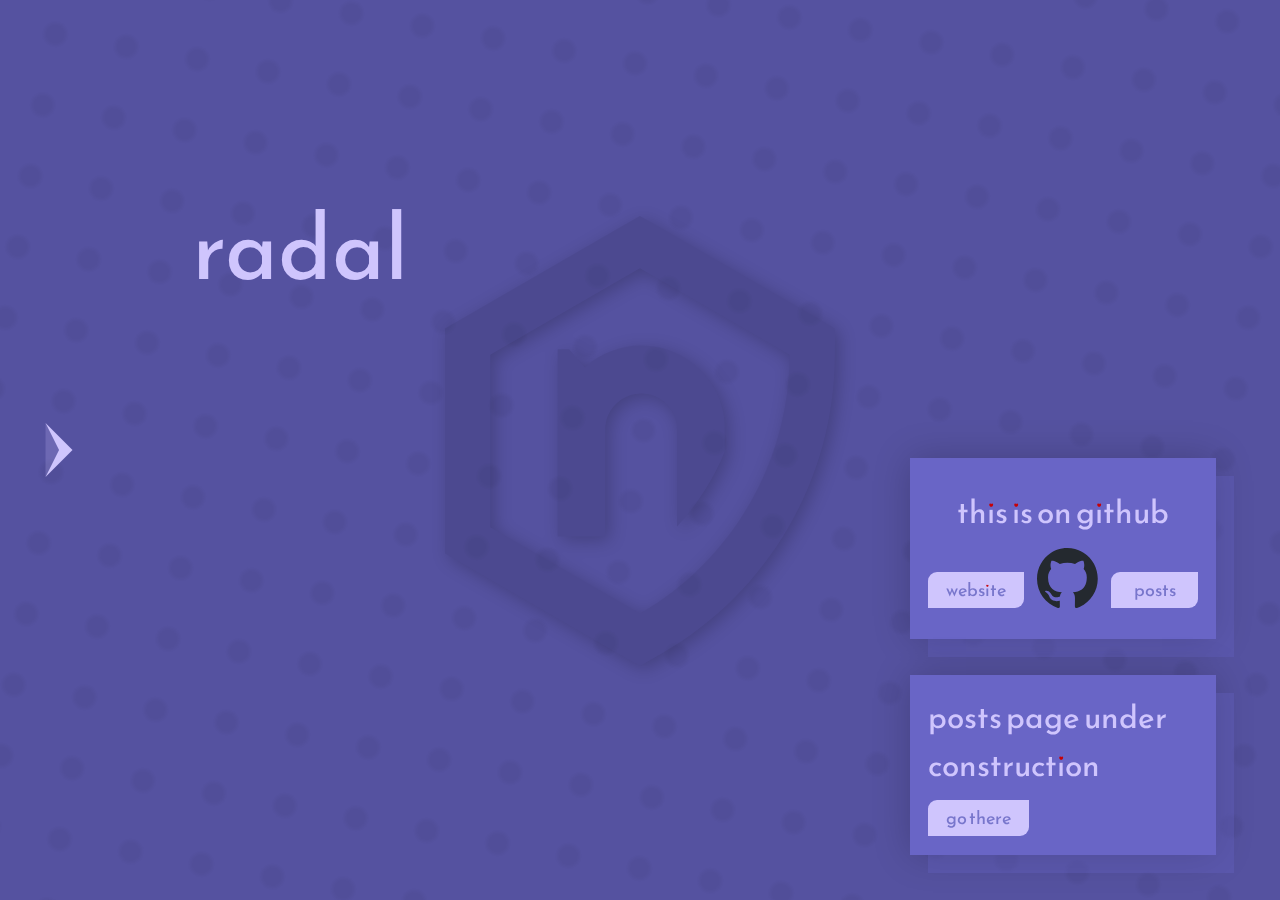
<file: index.html>
<!DOCTYPE html>
<html>

<head>
  <meta charset="utf-8" />
  <link rel="preconnect" href="https://fonts.googleapis.com" />
  <link rel="preconnect" href="https://fonts.gstatic.com" crossorigin />
  <link href="https://fonts.googleapis.com/css2?family=Reem+Kufi+Fun&display=swap" rel="stylesheet" />
  <link rel="stylesheet" href="https://fonts.googleapis.com/icon?family=Material+Icons" />

  <link rel="stylesheet" href="style.css" />

  <meta name="viewport" content="width=device-width, initial-scale=1" />
  <link rel="shortcut icon" type="image/png" href="favicon.svg" />
  <title>nudi home</title>
</head>

<body draggable="false" style="margin: 0px; color: #cfc5fd">
  <!--dumb flashes if I don't do this cause loading and transition-->
  <div id="transitionScreen" class="transitionScreen">
    <div class="transitionScreenLocation" id="transitionScreenLocation">
      location
    </div>
    <script>
      document.getElementById("transitionScreenLocation").innerHTML =
        window.location;
    </script>
    <!--this is done to avoid a brief flash of "location" as it loads this js faster-->
    <div class="loadingThing" id="loadingThing">loading</div>
    <div class="loadingNumber" id="loadingNumber">0</div>
  </div>

  <div class="borblur" id="borblur">
    <!--borblur-->

    <div id="sideNav" class="sidenav">
      <div class="sidenavtext">
        <a draggable="false" href="javascript:void(0)" class="closebtn" onclick="closeNav()">&times;</a>
        <!--closes this menu-->
        <a draggable="false" href="javascript:go('index')">
          <div>domů</div>
        </a>
        <a draggable="false" href="javascript:go('posts')">
          <div>posts</div>
        </a>
        <a draggable="false" href="javascript:go('foto')">
          <div>foto</div>
        </a>
        <a draggable="false" href="https://onlinesequencer.net/members/69357" target="_blank">
          <div>musiq</div>
        </a>
        <a draggable="false" href="javascript:go('about')">
          <div>about</div>
        </a>
        <a draggable="false" href="javascript:go('./old-site/index')">
          <div>old site</div>
        </a>
      </div>
      <div id="sideTitle" class="sideTitle">index</div>
      <!--current page-->
    </div>
    <!-- end of sidenav options-->

    <div onclick="openNav()" id="smallScreenOpenNav" class="smallScreenOpenNav">
      <img src="openNav.svg" draggable="false" />
    </div>
    <!--for smaller screens-->

    <div onclick="openNav()" class="menuSlider" id="menuSlider">
      <img src="arrow.svg" id="menuArrow" draggable="false" class="arrow icon" />
      <!--for bigger screens-->
    </div>

    <div id="main" class="main" onclick="closeNav()">
      <!--things outside sidenav for blur effect | this is old-->

      <span id="title" class="title">radal</span>
      <!--main title-->

      <div class="bgdots" id="bgdots"></div>


      <div class="logoWrap" id="logoWrap">
        <img id="bglogo" class="bgLogo" draggable="false" src="nudilogo.svg" />
      </div>
      <!--background logo img-->
    </div>
    <!--end of main-->
    <div class="infoCards">
      <div class="infoCard githubCard" id="githubCard">
        <div class="postP" style="grid-area: 2/1 / 1/4;">this is on github</div>
        <a href="https://github.com/radalssemi/radalssemi.github.io" target="_blank"><button class="postButton">website</button></a>
        <a href="https://github.com/radalssemi" target="_blank"><img src="github-mark.svg" draggable="false" width="70%"></a>
        <a href="https://github.com/radalssemi/radalssemiWebsitePosts" target="_blank"><button class="postButton">posts</button></a>
      </div>
      <div class="infoCard" id="postCard">
        <div class="postP">posts page under construction</div>
        <button class="postButton" onclick="go('posts')">go there</button>
      </div>
    </div>
  </div>
  <!--borblur-->

  <img id="oldlogo" class="oldLogo" draggable="false" src="logo.png" />
  <!--old logo for transition to old site-->

  <div class="borWarning" id="borWarning">
    <!-- img -->
    <div class="oldP">
      This was the old web-app I made for school admissions. It's pretty bad
      and was optimized for a specific resolution (1680x1050) as I forgor 💀
      that screen scaling would have an effect. It's also pretty laggy on less
      than powerful devices.
    </div>
    <br />
    <div class="oldContinue">Continue?</div>
    <br />
    <button class="oldYes" onclick="borWarningGo()">yay</button>
    <button class="oldNo" onclick="borWarningClos()">nay</button>
  </div>
</body>

<script src="globalscript.js"></script>

</html>
</file>
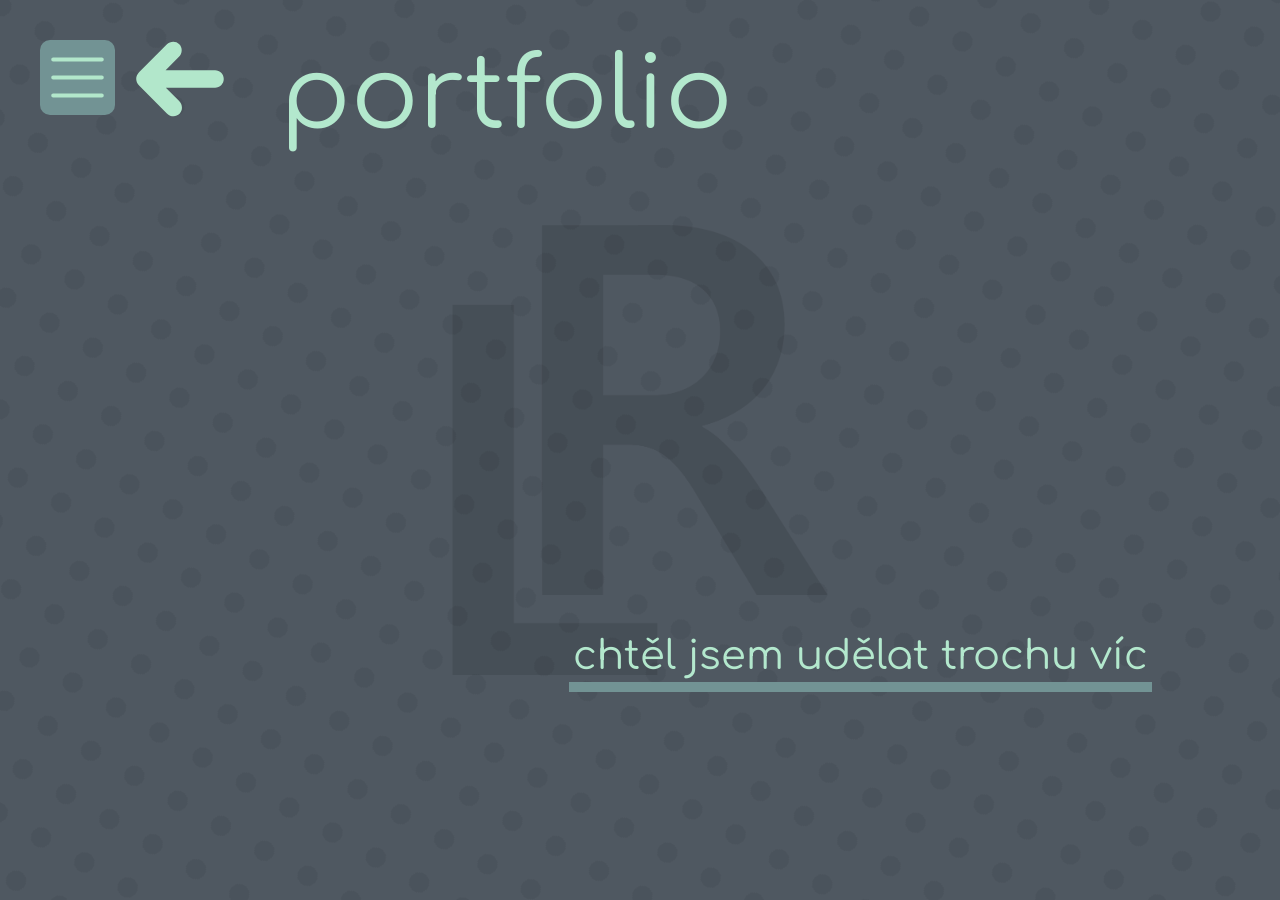
<file: old-site/index.html>
<!DOCTYPE html>
<html>
<head>
<meta charset="utf-8" />
<link href='https://fonts.googleapis.com/css?family=Comfortaa' rel='stylesheet'>
<meta name="viewport" content="width=device-width, initial-scale=1">
<link rel="stylesheet" href="https://fonts.googleapis.com/icon?family=Material+Icons">
<link href="https://fonts.googleapis.com/css2?family=Reem+Kufi+Fun&display=swap" rel="stylesheet">
<link rel="stylesheet" href="https://fonts.googleapis.com/icon?family=Material+Icons">
<link rel="shortcut icon" type="image/png" href="logo.png">
<style>
body {
  background-color: #4F5861;
  font-family: 'Comfortaa';
  font-size: 40px;
  color: #B3E8CD;
  transition: 0.6s; /* --added-after   */
}



.transitionScreenLocation { /* --added-after   */
  line-height: 0px;
  position: fixed;
  bottom: 50vh;
  left: 50vw;
  opacity: 0;
  transform: translate(-50%, -50%);
  transition: 0.3s;
  color: #413e7a;
  font-size: 40px;
  max-width: 100%;
  white-space: nowrap;
  filter: drop-shadow(0 0 10px rgba(0, 0, 0, 0.5));
  font-family: 'Reem Kufi Fun', sans-serif;
} /* --added-after   */








.sidenavtext {
  font-family: 'Comfortaa';
  font-size: 40px;
  color: #B3E8CD;
}

.sidenav {
  height: 100%;
  width: 0%;
  position: fixed;
  z-index: 108;
  top: 0;
  left: 0;
  background-color: #729394;
  overflow-x: hidden;
  transition: 0.5s;
  padding-top: 60px;
  font-size: 0px;
}

.sidenav a {
  padding: 8px 8px 8px 32px;
  text-decoration: none;
  color: #B3E8CD;
  display: block;
  transition: 0.2s;
}

.sidenav a:hover {
  color: #E3F6ED;
}

.sidenav .closebtn {
  position: absolute;
  top: 0;
  right: 25px;
  font-size: 36px;
  margin-left: 50px;
}

.menuOpen {
  position: fixed;
  left: 40px;
  top: 40px;
  display: flex;
  justify-content: center;
  align-items: center;
  transition: 0.2s;
  color: #B3E8CD;
  background-color: #729394;
  display: flex;
  justify-content: center;
  align-items: center;
  width: 75px;
  height: 75px;
  cursor: pointer;
  font-size: 60px;
  border-radius: 10px;
  z-index: 30;
}

.icon {
  filter: invert(89%) sepia(47%) saturate(216%) hue-rotate(74deg) brightness(96%) contrast(88%);
  height: 50%;
  width: 50%;
  transition: 0.2s;
}
.icon:hover {
  filter: invert(96%) sepia(8%) saturate(415%) hue-rotate(80deg) brightness(103%) contrast(93%);
}

.title {
  font-size: 100px;
  transition: 0.5s;
  left: 240px;
  position: relative;
  z-index: 50;
}

.arrow {
  position: fixed;
  top: 35px;
  left: 30px;
  animation: point 2s infinite;
  transition: 0.1s;
  height: 175px;
  width: 200px;
  transform: scaleX(-1);
}


@keyframes point {
  50% {left: 80px;}
}


.bgdots {
  background: radial-gradient(circle, rgba(0,0,0,0.05) 10px, transparent 0);
  transform: rotate(-60deg);
  background-size: 50px 50px;
  width: 400%;
  height: 400%;
  position: fixed;
  top: -150%;
  left: -150%;
  animation: bg 1000s infinite;
  animation-timing-function: linear;
  transition: 3s cubic-bezier(0.39, 0.575, 0.565, 1);
  z-index: -5;
}

@keyframes bg {
  50% {transform: rotate(-20deg); background-size: 80px 80px;}
}


body {
  -ms-user-select: none;
  -webkit-user-select: none; /* Safari */
  -khtml-user-select: none; /* Konqueror HTML */
  -moz-user-select: none; /* Firefox */
  user-select: none; /* supported by Chrome and Opera */
}
</style>


</head>




<body onload="onLoad()" draggable="false" style="margin: 40px;">
<img id="bg" style="height: 50%;opacity: 0.1; position: fixed; top: 50%; left: 50%; transform: translate(-50%, -50%)" src="logo.png"> <!--background logo img-->
<div id="main" style="position: fixed; opacity: 0; transition: 0.6s;">
<div id="arrow" class="arrow"><img src="arrow.svg" class="icon"></div>
<div id="menuOpen" onclick="javascript:openNav()" class="menuOpen"><img draggable="false" style="width: 85%; height: 100%;" src="menu.svg" class="icon"></div>

<span id="title" class="title">portfolio</span> <!--main title-->
<br>


<div id="sideNav" class="sidenav">
  <div class="sidenavtext">
    <a href="javascript:void(0)" class="closebtn" onclick="closeNav()">&times;</a>  <!--closes this menu-->
    <a href="javascript:goHome()">domů</a>
    <a href="javascript:goFoto()">foto</a>
    <a href="javascript:goKresby()">kresby</a>
    <a href="javascript:goDopis()">dopis</a>
    <a href="javascript:goAudio()">audio</a>
    <a href="javascript:goAbout()">about</a>
    <a style="white-space: nowrap; position: absolute;bottom: 80px;" href="javascript:goBack()">go back</a> <!-- added button to go back  --added-after   -->
  </div>
</div> <!-- end of sidenav options-->

<div id="info" style="transition: 0.7s;padding: 4px; border-color: #729394;border-width: 10px; border-style: none none solid none; position: fixed; top: 70%; right: 10%;">chtěl jsem udělat trochu víc</div>
<div class="bgdots" id="bgdots"></div>
</div>


<div class="transitionScreenLocation" id="transitionScreenLocation">ass</div>

</body>


<script>
function openNav() {
  document.getElementById("sideNav").style.width = "300px"; // side navigation panel
  document.getElementById("title").style.left = "390px";    //title
  document.getElementById("info").style.right = "20%";      //info
  document.getElementById("bgdots").style.left = "-130%";      //animates background to slide right when nav opens
  setTimeout(() => {
    document.getElementById("arrow").style.opacity = "0";   //arrow lol
  }, 400)
}

function closeNav() {
  document.getElementById("sideNav").style.width = "0";     //sidenav
  document.getElementById("title").style.left = "240px";    //title
  document.getElementById("info").style.right = "10%";      //info
  document.getElementById("bgdots").style.left = "-150%";
}

</script>

<script>
function onLoad() {  // fade in animation at load
  setTimeout(() => {
    document.getElementById("main").style.opacity = "1"; //fade in effect
  }, 200)
}
</script>
<script>







function goBack() { //only adding button to go back to new site   --added-after
  document.getElementById("main").style.opacity = "0";  
  document.getElementById("bg").style.opacity = "0";                          
  document.body.style.backgroundColor = "#6262bf";            
  closeNav();  
  setTimeout(() => {
    showAss(); 
  }, 300)                                                
  setTimeout(() => {                                          
  window.location.href = "../index.html";                     
  }, 800)                                                     
}            // --added-after                                                 

document.getElementById("transitionScreenLocation").innerHTML = window.location.origin + "/index.html";
function showAss() { // --added-after
  document.getElementById("transitionScreenLocation").style.opacity = "1";
} // --added-after








//damn, this was so messy  

function goHome() {  // handles fade out animation and goes to corresponding page
  document.getElementById("main").style.opacity = "0"
  closeNav();
  setTimeout(() => {
    window.location.href = "index.html";
  }, 600)
}
function goFoto() {  // handles fade out animation and goes to corresponding page
  document.getElementById("main").style.opacity = "0"
  closeNav();
  setTimeout(() => {
    window.location.href = "foto.html";
  }, 600)
}
function goKresby() { // handles fade out animation and goes to corresponding page
  document.getElementById("main").style.opacity = "0"
  closeNav();
  setTimeout(() => {
    window.location.href = "kresby.html";
  }, 600)
}
function goDopis() { // handles fade out animation and goes to corresponding page
  document.getElementById("main").style.opacity = "0"
  closeNav();
  setTimeout(() => {
    window.location.href = "dopis.html";
  }, 600)
}
function goAbout() { // handles fade out animation and goes to corresponding page
  document.getElementById("main").style.opacity = "0"
  closeNav();
  setTimeout(() => {
    window.location.href = "about.html";
  }, 600)
}
function goAudio() { // handles fade out animation and goes to corresponding page
  document.getElementById("main").style.opacity = "0"
  closeNav();
  setTimeout(() => {
    window.location.href = "audio.html";
  }, 600)
}
</script>
</script>
</html>
</file>
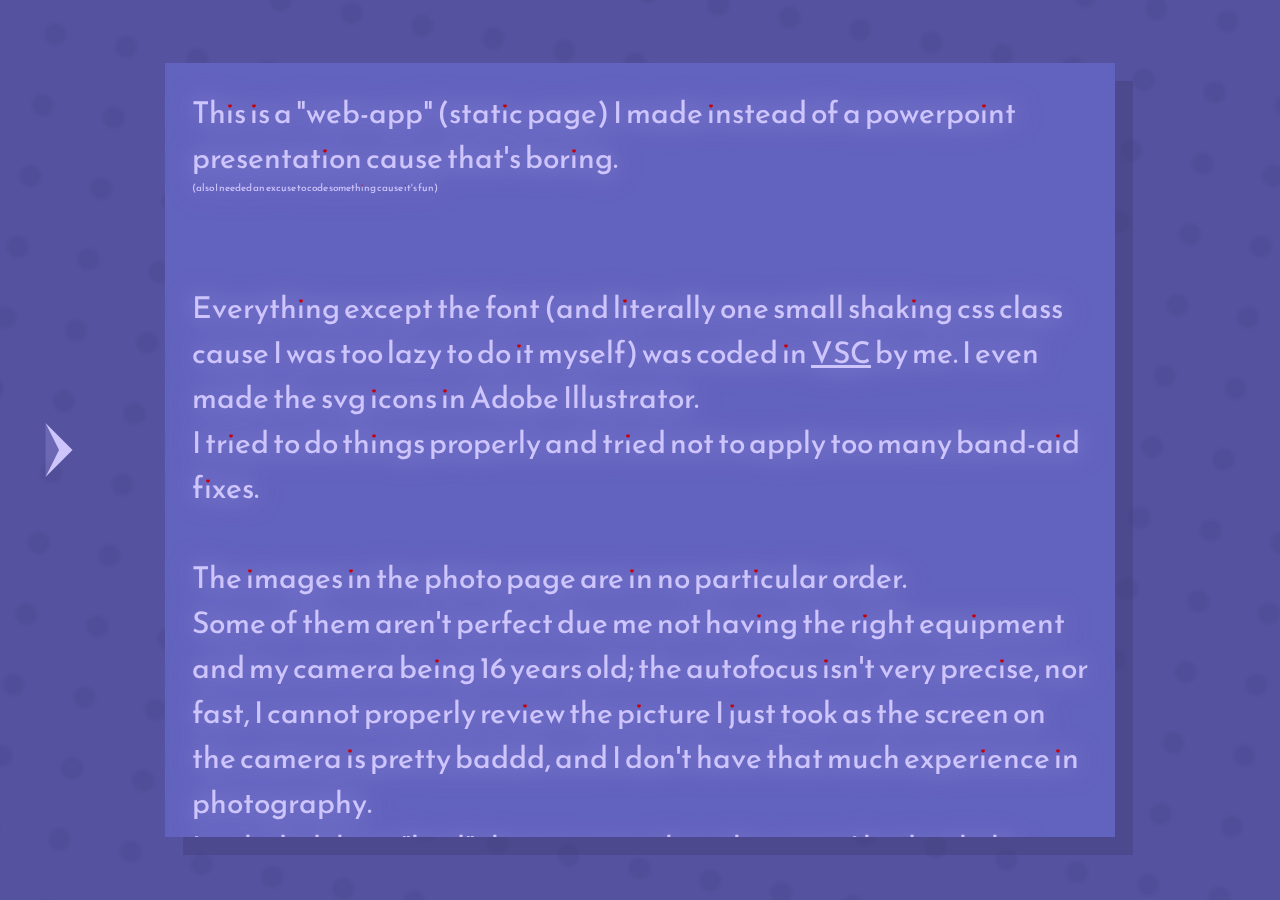
<file: about.html>
<!DOCTYPE html>
<html>

<head>
  <meta charset="utf-8" />
  <link rel="preconnect" href="https://fonts.googleapis.com" />
  <link rel="preconnect" href="https://fonts.gstatic.com" crossorigin />
  <link href="https://fonts.googleapis.com/css2?family=Reem+Kufi+Fun&display=swap" rel="stylesheet" />
  <link rel="stylesheet" href="https://fonts.googleapis.com/icon?family=Material+Icons" />

  <link rel="stylesheet" href="style.css" />
  <style>
    .text {
      background-color: #6262bf;
      padding: 3vh;
      position: fixed;
      top: 50%;
      left: 50%;
      transform: translate(-50%, -50%);
      width: 70%;
      max-height: 80%;
      user-select: text;
      font-size: 30px;
      box-shadow: 2vh 2vh 0 0 rgba(0, 0, 0, 0.1);

      overflow: auto;
    }
  </style>

  <meta name="viewport" content="width=device-width, initial-scale=1" />
  <link rel="shortcut icon" type="image/png" href="favicon.svg" />
  <title>nudi about</title>
</head>

<body draggable="false" style="margin: 0px; color: #cfc5fd">
  <!--dumb flashes if I don't do this cause loading and transition-->
  <div id="transitionScreen" class="transitionScreen">
    <div class="transitionScreenLocation" id="transitionScreenLocation">
      ass
    </div>
    <script>
      document.getElementById("transitionScreenLocation").innerHTML =
        window.location;
    </script>
    <!--this is done to avoid a brief flash of "ass" as it loads this js faster-->
    <div class="loadingThing" id="loadingThing">loading</div>
    <div class="loadingNumber" id="loadingNumber">ur mom</div>
  </div>

  <div class="borblur" id="borblur">
    <!--borblur :pffft:-->

    <div id="sideNav" class="sidenav">
      <div class="sidenavtext">
        <a draggable="false" href="javascript:void(0)" class="closebtn" onclick="closeNav()">&times;</a>
        <!--closes this menu-->
        <a draggable="false" href="javascript:go('index')">
          <div>domů</div>
        </a>
        <a draggable="false" href="javascript:go('posts')">
          <div>posts</div>
        </a>
        <a draggable="false" href="javascript:go('foto')">
          <div>foto</div>
        </a>
        <a draggable="false" href="https://onlinesequencer.net/members/69357" target="_blank">
          <div>musiq</div>
        </a>
        <a draggable="false" href="javascript:go('about')">
          <div>about</div>
        </a>
        <a draggable="false" href="javascript:go('./old-site/index')">
          <div>old site</div>
        </a>
      </div>
      <div id="sideTitle" class="sideTitle">about</div>
      <!--current page-->
    </div>
    <!-- end of sidenav options-->

    <div onclick="openNav()" id="smallScreenOpenNav" class="smallScreenOpenNav">
      <img src="openNav.svg" draggable="false" />
    </div>
    <!--for smaller screens-->

    <div onclick="openNav()" class="menuSlider" id="menuSlider">
      <img src="arrow.svg" id="menuArrow" draggable="false" class="arrow icon" style="animation: none" />
      <!--for bigger screens-->
    </div>

    <div id="main" class="main" onclick="closeNav()">
      <!--things outside sidenav for blur effect-->

      <div class="bgdots" id="bgdots"></div>

      <div class="text">
        <div style="filter: drop-shadow(0 0 1.5vh rgba(207, 197, 253, 0.5))">
          This is a "web-app" (static page) I made instead of a
          powerpoint presentation cause that's boring.
          <div style="font-size: 10px">
            (also I needed an excuse to code something cause it's fun)
          </div>
          <br />
          <br />
          Everything except the font (and literally one small shaking css
          class cause I was too lazy to do it myself) was coded in
          <a href="https://code.visualstudio.com/" style="color: #cfc5fd" target="_blank">VSC</a>
          by me. I even made the svg icons in Adobe Illustrator.<br />
          I tried to do things properly and tried not to apply too many
          band-aid fixes. <br />
          <br />
          The images in the photo page are in no particular order.<br />
          Some of them aren't perfect due me not having the right equipment
          and my camera being 16 years old; the autofocus isn't very precise,
          nor fast, I cannot properly review the picture I just took as the
          screen on the camera is pretty baddd, and I don't have that much
          experience in photography.<br />
          I included those "bad" shots to more show the vision I had with the
          picture.<br />
          <br />
          I have not touched anything from the old site apart from adding a
          button and animation to go back to the new page. Yes, there's a
          spelling error in the dopis page, I have no fucking idea how I
          missed that before 💀.<br />
          <br />
          <br />
          I also like to do things in blender sometimes. Sadly I don't have
          much to show for it as I accidentally deleted all my projects
          :sob:<br />
          This is my most recent project though:<br />
          <br />
          <img src="blend.png" style="
                position: relative;
                width: 80%;
                transform: translate(-50%, 0);
                left: 50%;
                user-select: none;
              " /><br />
          <br />
          <a href="/blend.png" download><img src="download.svg" style="
                  position: relative;
                  width: 10%;
                  transform: translate(-50%, 0);
                  left: 50%;
                  user-select: none;
                " /></a>
          <p style="font-size: 200vh; user-select: none"><br /></p>
          <img src="oldComputer.svg" style="
                width: 5%;
                position: relative;
                translate: -50%;
                left: 50%;
                user-select: none;
              " draggable="false" />
        </div>
      </div>
    </div>
    <!--end of main-->
  </div>
  <!--borblur-->

  <img id="oldlogo" class="oldLogo" draggable="false" src="logo.png" />
  <!--old logo for transition to old site-->

  <div class="borWarning" id="borWarning">
    <!-- img -->
    <div class="oldP">
      This was the old web-app I made for school admissions. It's pretty bad
      and was optimized for a specific resolution (1680x1050) as I forgor 💀
      that screen scaling would have an effect. It's also pretty laggy on less
      than powerful devices.
    </div>
    <br />
    <div class="oldContinue">Continue?</div>
    <br />
    <button class="oldYes" onclick="borWarningGo()">yay</button>
    <button class="oldNo" onclick="borWarningClos()">nay</button>
  </div>
</body>

<script src="globalscript.js"></script>

</html>
</file>
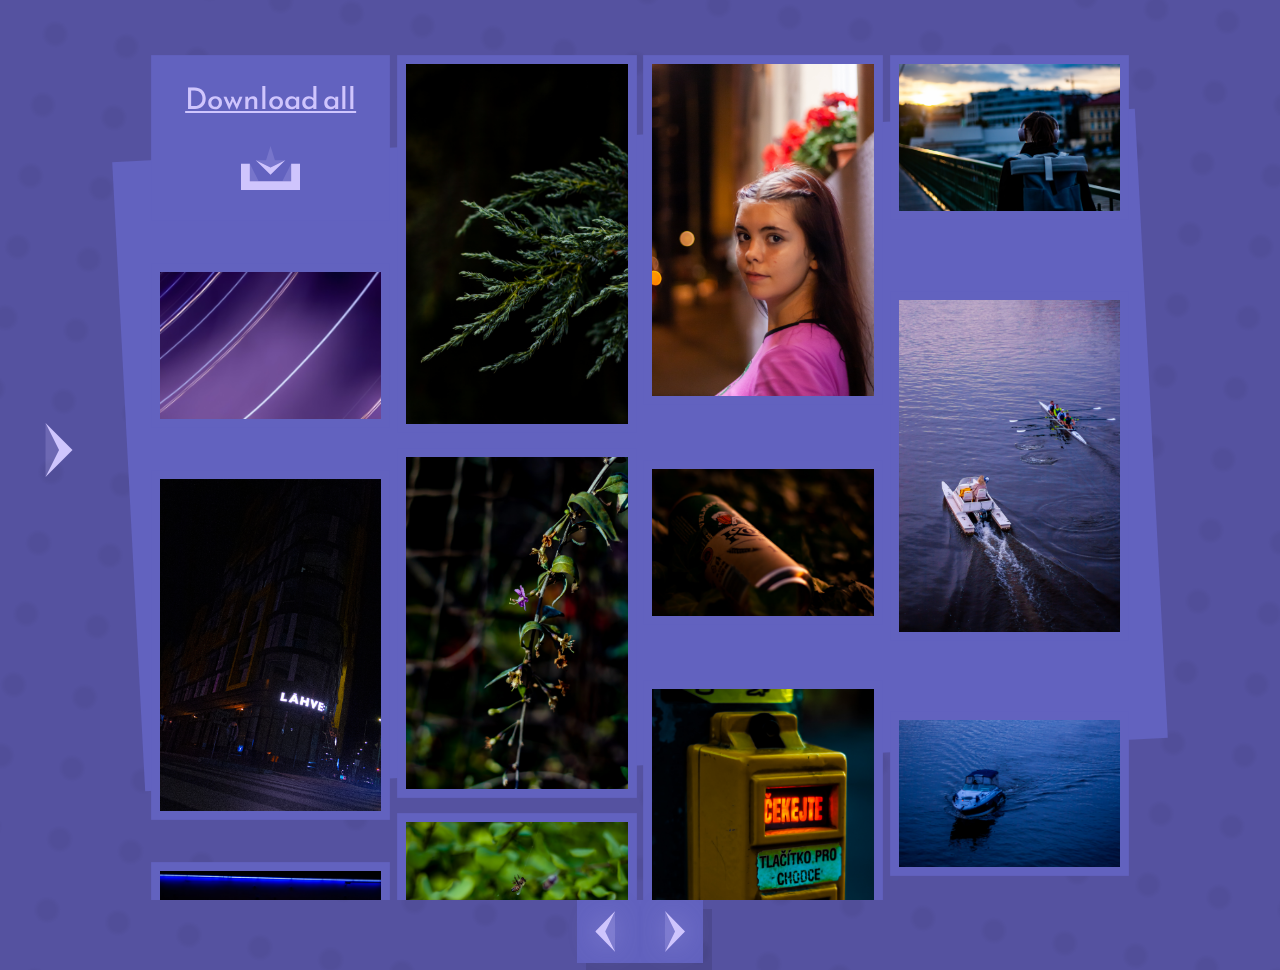
<file: foto.html>
<!DOCTYPE html>
<html>

<head>
  <meta charset="utf-8" />
  <link rel="preconnect" href="https://fonts.googleapis.com" />
  <link rel="preconnect" href="https://fonts.gstatic.com" crossorigin />
  <link href="https://fonts.googleapis.com/css2?family=Reem+Kufi+Fun&display=swap" rel="stylesheet" />
  <link rel="stylesheet" href="https://fonts.googleapis.com/icon?family=Material+Icons" />

  <link rel="stylesheet" href="shake-horizontal.css" />
  <!--I'm too tired to make the shaking myself, give me a break-->

  <link rel="stylesheet" href="style.css" />
  <link rel="stylesheet" href="fotostyle.css" />

  <meta name="viewport" content="width=device-width, initial-scale=1" />
  <link rel="shortcut icon" type="image/png" href="favicon.svg" />
  <title>nudi foto</title>
</head>

<body draggable="false" style="margin: 0px; color: #cfc5fd">
  <!--dumb flashes if I don't do this cause loading and transition-->
  <div id="transitionScreen" class="transitionScreen">
    <div class="transitionScreenLocation" id="transitionScreenLocation">
      ass
    </div>
    <script>
      document.getElementById("transitionScreenLocation").innerHTML =
        window.location;
    </script>
    <!--this is done to avoid a brief flash of "ass" as it loads this js faster-->
    <div class="loadingThing" id="loadingThing">loading</div>
    <div class="loadingNumber" id="loadingNumber">ur mom</div>
  </div>

  <div class="borblur" id="borblur">
    <!--borblur :pffft:-->

    <div id="sideNav" class="sidenav">
      <div class="sidenavtext">
        <a draggable="false" href="javascript:void(0)" class="closebtn" onclick="closeNav()">&times;</a>
        <!--closes this menu-->
        <a draggable="false" href="javascript:go('index')">
          <div>domů</div>
        </a>
        <a draggable="false" href="javascript:go('posts')">
          <div>posts</div>
        </a>
        <a draggable="false" href="javascript:go('foto')">
          <div>foto</div>
        </a>
        <a draggable="false" href="https://onlinesequencer.net/members/69357" target="_blank">
          <div>musiq</div>
        </a>
        <a draggable="false" href="javascript:go('about')">
          <div>about</div>
        </a>
        <a draggable="false" href="javascript:go('./old-site/index')">
          <div>old site</div>
        </a>
      </div>
      <div id="sideTitle" class="sideTitle">foto</div>
      <!--current page-->
    </div>
    <!-- end of sidenav options-->

    <div onclick="openNav()" id="smallScreenOpenNav" class="smallScreenOpenNav">
      <img src="openNav.svg" draggable="false" />
    </div>
    <!--for smaller screens-->

    <div onclick="openNav()" class="menuSlider" id="menuSlider">
      <img src="arrow.svg" id="menuArrow" draggable="false" class="arrow icon" style="animation: none" />
      <!--for bigger screens-->
    </div>

    <div id="main" class="main" onclick="closeNav()">
      <div class="bgdots" id="bgdots"></div>

      <div class="fotoAll" id="fotoAll">
        <div class="row" id="row">
          <div class="column" id="column1">
            <a class="downloadAll" href="/foto/fotos.zip" download>Download all <img src="download.svg" /></a>
            <img src="foto/foto1.jpg" class="fotoImg" id="1" draggable="false" />
            <img src="foto/foto2.jpg" class="fotoImg" id="2" draggable="false" />
            <img src="foto/foto3.jpg" class="fotoImg" id="3" draggable="false" />
            <img src="foto/foto4.jpg" class="fotoImg" id="4" draggable="false" />
            <img src="foto/foto5.jpg" class="fotoImg" id="5" draggable="false" />
            <img src="foto/foto6.jpg" class="fotoImg" id="6" draggable="false" />
            <img src="foto/foto7.jpg" class="fotoImg" id="7" draggable="false" />
            <img src="foto/foto8.jpg" class="fotoImg" id="8" draggable="false" />
            <img src="foto/foto9.jpg" class="fotoImg" id="9" draggable="false" />
            <img src="foto/foto10.jpg" class="fotoImg" id="10" draggable="false" />
            <img src="foto/foto11.jpg" class="fotoImg" id="11" draggable="false" />
            <img src="foto/foto12.jpg" class="fotoImg" id="12" draggable="false" />
            <img src="foto/foto13.jpg" class="fotoImg" id="13" draggable="false" />
            <img src="foto/foto14.jpg" class="fotoImg" id="14" draggable="false" />
            <img src="foto/foto15.jpg" class="fotoImg" id="15" draggable="false" />
            <img src="foto/foto16.jpg" class="fotoImg" id="16" draggable="false" />
          </div>
          <div class="column" id="column2">
            <img src="foto/foto17.jpg" class="fotoImg" id="17" draggable="false" />
            <img src="foto/foto18.jpg" class="fotoImg" id="18" draggable="false" />
            <img src="foto/foto19.jpg" class="fotoImg" id="19" draggable="false" />
            <img src="foto/foto20.jpg" class="fotoImg" id="20" draggable="false" />
            <img src="foto/foto21.jpg" class="fotoImg" id="21" draggable="false" />
            <img src="foto/foto22.jpg" class="fotoImg" id="22" draggable="false" />
            <img src="foto/foto23.jpg" class="fotoImg" id="23" draggable="false" />
            <img src="foto/foto24.jpg" class="fotoImg" id="24" draggable="false" />
            <img src="foto/foto25.jpg" class="fotoImg" id="25" draggable="false" />
            <img src="foto/foto26.jpg" class="fotoImg" id="26" draggable="false" />
            <img src="foto/foto27.jpg" class="fotoImg" id="27" draggable="false" />
            <img src="foto/foto28.jpg" class="fotoImg" id="28" draggable="false" />
            <img src="foto/foto29.jpg" class="fotoImg" id="29" draggable="false" />
            <img src="foto/foto30.jpg" class="fotoImg" id="30" draggable="false" />
            <img src="foto/foto31.jpg" class="fotoImg" id="31" draggable="false" />
            <img src="foto/foto32.jpg" class="fotoImg" id="32" draggable="false" />
          </div>
          <div class="column" id="column3">
            <img src="foto/foto33.jpg" class="fotoImg" id="33" draggable="false" />
            <img src="foto/foto34.jpg" class="fotoImg" id="34" draggable="false" />
            <img src="foto/foto35.jpg" class="fotoImg" id="35" draggable="false" />
            <img src="foto/foto36.jpg" class="fotoImg" id="36" draggable="false" />
            <img src="foto/foto37.jpg" class="fotoImg" id="37" draggable="false" />
            <img src="foto/foto38.jpg" class="fotoImg" id="38" draggable="false" />
            <img src="foto/foto39.jpg" class="fotoImg" id="39" draggable="false" />
            <img src="foto/foto40.jpg" class="fotoImg" id="40" draggable="false" />
            <img src="foto/foto41.jpg" class="fotoImg" id="41" draggable="false" />
            <img src="foto/foto42.jpg" class="fotoImg" id="42" draggable="false" />
            <img src="foto/foto43.jpg" class="fotoImg" id="43" draggable="false" />
            <img src="foto/foto44.jpg" class="fotoImg" id="44" draggable="false" />
            <img src="foto/foto45.jpg" class="fotoImg" id="45" draggable="false" />
            <img src="foto/foto46.jpg" class="fotoImg" id="46" draggable="false" />
            <img src="foto/foto47.jpg" class="fotoImg" id="47" draggable="false" />
            <img src="foto/foto48.jpg" class="fotoImg" id="48" draggable="false" />
          </div>
          <div class="column" id="column4">
            <img src="foto/foto49.jpg" class="fotoImg" id="49" draggable="false" />
            <img src="foto/foto50.jpg" class="fotoImg" id="50" draggable="false" />
            <img src="foto/foto51.jpg" class="fotoImg" id="51" draggable="false" />
            <img src="foto/foto52.jpg" class="fotoImg" id="52" draggable="false" />
            <img src="foto/foto53.jpg" class="fotoImg" id="53" draggable="false" />
            <img src="foto/foto54.jpg" class="fotoImg" id="54" draggable="false" />
            <img src="foto/foto55.jpg" class="fotoImg" id="55" draggable="false" />
            <img src="foto/foto56.jpg" class="fotoImg" id="56" draggable="false" />
            <img src="foto/foto57.jpg" class="fotoImg" id="57" draggable="false" />
            <img src="foto/foto58.jpg" class="fotoImg" id="58" draggable="false" />
            <img src="foto/foto59.jpg" class="fotoImg" id="59" draggable="false" />
            <img src="foto/foto60.jpg" class="fotoImg" id="60" draggable="false" />
            <img src="foto/foto61.jpg" class="fotoImg" id="61" draggable="false" />
            <img src="foto/foto62.jpg" class="fotoImg" id="62" draggable="false" />
            <img src="foto/foto63.jpg" class="fotoImg" id="63" draggable="false" />
            <img src="foto/foto64.jpg" class="fotoImg" id="64" draggable="false" />
            <img src="foto/foto65.jpg" class="fotoImg" id="65" draggable="false" />
          </div>
        </div>
      </div>

      <div id="fotoAllPage">
        <div id="closePageButton" class="closePageButton" onclick="closePageMode()">
          <img src="close.svg" draggable="false" />
        </div>

        <div id="fotoPageLeftRight" class="fotoPageLeftRight">
          <img id="pageLeft" src="arrow.svg" draggable="false" onclick="movePic('left')"
            onmouseenter="arrowHover('onLeft')" onmouseout="arrowHover('off')" style="transform: scaleX(-100%)" />
          <img id="pageRight" src="arrow.svg" draggable="false" onclick="movePic('right')"
            onmouseenter="arrowHover('onRight')" onmouseout="arrowHover('off')" />
        </div>
      </div>

      <div class="fotoBackground" id="fotoBackground"></div>
      <!--I need to put this outside or it blocks scrolling-->
    </div>
    <!--end of main-->
  </div>
  <!--borblur-->

  <img id="oldlogo" class="oldLogo" draggable="false" src="logo.png" />
  <!--old logo for transition to old site-->

  <div class="borWarning" id="borWarning">
    <!-- img -->
    <div class="oldP">
      This was the old web-app I made for school admissions. It's pretty bad
      and was optimized for a specific resolution (1680x1050) as I forgor 💀
      that screen scaling would have an effect. It's also pretty laggy on less
      than powerful devices.
    </div>
    <br />
    <div class="oldContinue">Continue?</div>
    <br />
    <button class="oldYes" onclick="borWarningGo()">yay</button>
    <button class="oldNo" onclick="borWarningClos()">nay</button>
  </div>
</body>

<script src="globalscript.js"></script>
<script src="fotoscript.js"></script>

</html>
</file>
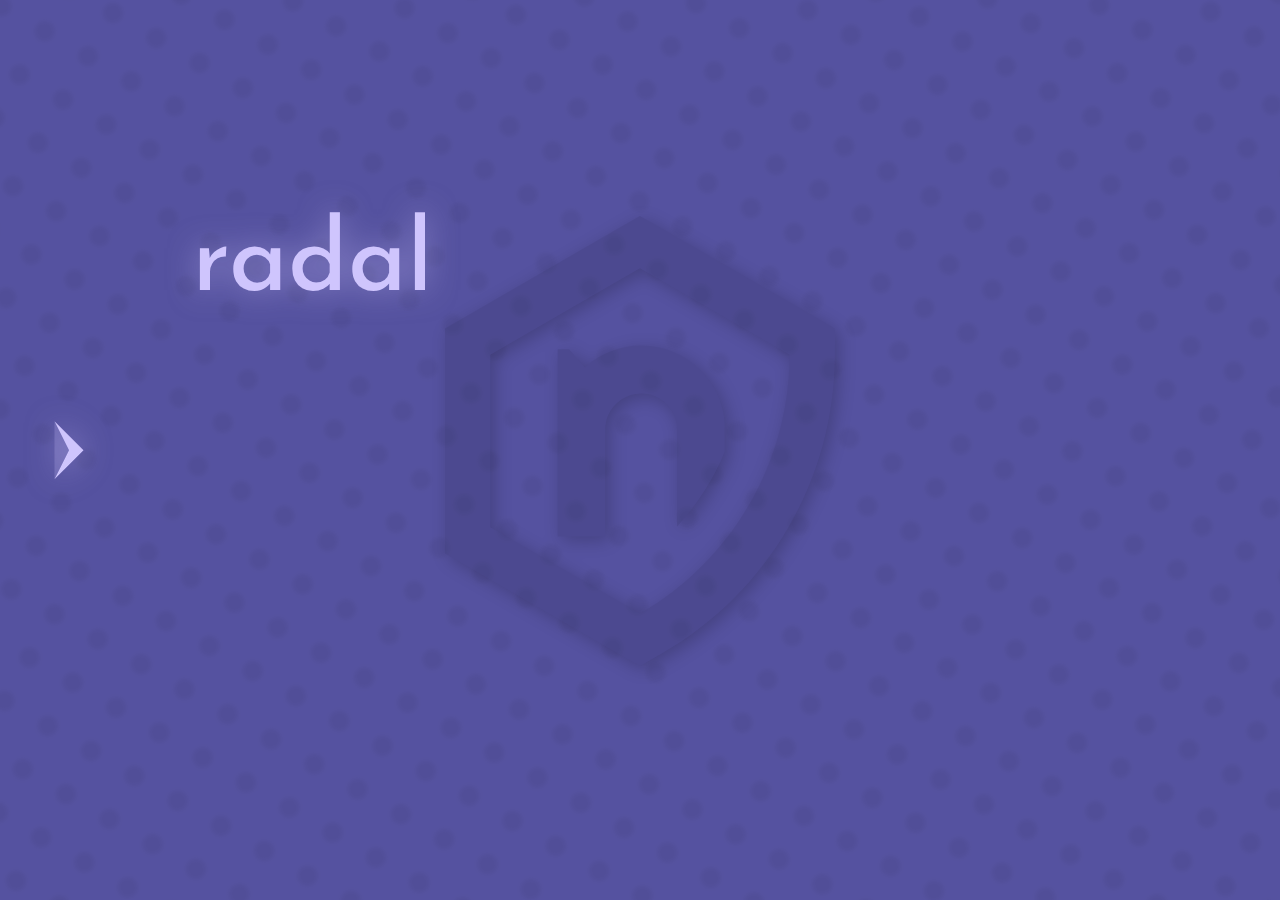
<file: index copy.html>
<!DOCTYPE html>
<html>
<head>
<meta charset="utf-8" />
<link rel="preconnect" href="https://fonts.googleapis.com">
<link rel="preconnect" href="https://fonts.gstatic.com" crossorigin>
<link href="https://fonts.googleapis.com/css2?family=Reem+Kufi+Fun&display=swap" rel="stylesheet">
<link rel="stylesheet" href="https://fonts.googleapis.com/icon?family=Material+Icons">

<meta name="viewport" content="width=device-width, initial-scale=1">
<link rel="shortcut icon" type="image/png" href="favicon.svg">

<title>nudi</title>

<style>
body {
  background-color: #5552a0;
  font-family: 'Reem Kufi Fun', sans-serif;
  font-size: 40px;
  color: #cfc5fd;
  margin: none;
  user-select: none;
  overflow: hidden;
  transition: 1s;
}
span { filter: drop-shadow(0 0 15px rgba(207, 197, 253, 0.5)) }



.sidenavtext { font-size: 40px; color: #cfc5fd; }

.sidenav {
  height: 100%;
  width: 0%;
  position: absolute;
  z-index: 100;
  top: 0;
  left: 0;
  background-color: #6262bf;
  overflow-x: hidden;
  transition: 0.5s;
  padding-top: 60px;
  font-size: 0px;
  box-shadow: none;
  filter: drop-shadow(0 0 40px rgba(0, 0, 0, 0.15));
}
.sidenav a {
  background-color: #6262bf;
  margin: 8px 8px 8px 32px;
  text-decoration: none;
  color: #cfc5fd;
  display: block;
  transition: 0.4s;
  width: fit-content;
}
.sidenav a:hover { color: #E3F6ED; scale: 115%;}
.sidenav a div:hover { padding-left: 20px; }
.sidenav a div { transition: 0.4s; width: 2000%; left: 20px; filter: drop-shadow(0 0 15px rgba(207, 197, 253, 0.5));}


.sidenav .closebtn {
  position: absolute;
  top: 0;
  right: 25px;
  font-size: 36px;
  margin-left: 50px;
}

.main {
  position: absolute;
  width: 100%;
  height: 100%;
  transition: 0.6s;
}



.title {
  font-size: 100px;
  transition: 1s;
  left: 15%;
  position: relative;
  top: 20%;
  z-index: 50;
}

.menuSlider {
  position: absolute;
  top: 0%;
  left: 0%;
  height: 100vh;
  min-width: 150px;
  width: 5%;
  cursor: pointer;
  transition: 0.1s;
  z-index: 1;
}
.arrow {
  position: relative;
  left: 40px;
  animation: point 5s infinite ease 1s;
  transition: 0.2s;
  height: 0.6in;
  width: 0.6in;
  transform: translate(0, -50%);
  transform-origin: top left;
  top: 50%;
  filter: drop-shadow(0 0 15px rgba(207, 197, 253, 0.5))
}
.menuSlider:hover { box-shadow: 120px 0 40px -80px rgba(0, 0, 0, 0.15) inset; }
.menuSlider:hover .arrow{ scale: 115%; }

@keyframes point {
  60% {left: 40px;}
  80% {left: 80px;}
}


.bgdots {
  background: radial-gradient(circle, rgba(0,0,0,0.05) 10px, transparent 0);
  background-size: 50px 50px;
  width: 400%;
  height: 400%;
  position: fixed;
  top: -150%;
  left: -150%;
  animation: bg 1000s infinite;
  animation-timing-function: linear;
  transition: 3s cubic-bezier(0.39, 0.575, 0.565, 1);
  filter: blur(2px);
  z-index: -5;
  transform: rotate(-60deg);
}
@keyframes bg {
  50% {transform: rotate(-20deg); background-size: 80px 80px;}
}

.logoWrap {
  top: -1%;
  height: 100%;
  width: 100%;
  position: fixed;
  transform: 1s;
  display: flex;
    justify-content: center;
    align-items: center;
    animation: logofloat infinite 6s ease-in-out 0.5s;
}
@keyframes logofloat {
  50% {top: 1%;}
}
.bgLogo {
  height: 50%;
  max-width: 60%;
  filter: drop-shadow(10vh 10vh 3vh black);
  animation: logorotat forwards 3.75s ease-out 0.3s;
  transform: rotate3d(1, 1, 1, 90deg) translateZ(60vh);
  opacity: 0;
}
@keyframes logorotat {
    100% {transform: translateZ(0vh); filter: drop-shadow(0.5vh 0.5vh 1vh black); opacity: 0.2;}
}



.transitionScreen {
  height: 100%;
  width: 100%;
  position: absolute;
  background-color: #6262bf;
  overflow: hidden;
  transition: 1s;
  font-size: 0px;
  box-shadow: 0 0 0 50vh rgba(98, 98, 191, 1);
  filter: drop-shadow(0 0 40px rgba(0, 0, 0, 0.15));
  z-index: 10000;
  align-content: center;
}
.transitionScreenLocation {
  line-height: 0px;
  position: fixed;
  bottom: 50vh;
  left: 50vw;
  transform: translate(-50%, -50%);
  color: #413e7a;
  font-size: 40px;
  max-width: 100%;
  white-space: nowrap;
  filter: drop-shadow(0 0 10px rgba(0, 0, 0, 0.5));
}



.borWarning {
  position: absolute;
    transform: rotate(10deg) scale(0.75) translate(-50%, -50%);
    transform-origin: left bottom;
    left: 50%;
    top: 50%;
  opacity: 0;
  z-index: 1000000000;
  background-color: #6965c6;
  height: fit-content;
  max-height: 90vh;
  max-width: 90vw;
  padding: 4vh;
  transition: 0.4s;
  box-shadow: 3vh 3vh 0 0px rgba(105, 101, 198, 0.302), 0 0 40px rgba(0, 0, 0, 0.2);
  font-size: 3.5vh;
  background-image: url(exclamate.svg);
    background-repeat: no-repeat;
    background-position: 50% 92.5%;
    background-size: 2.5%;
  display: grid;
    grid-template-columns: 50% 50%;
    grid-template-rows: 80% 10% 10%;
}

.oldP { grid-area: 1 / 1 / 2 / 3; filter: drop-shadow(0 0 15px rgba(207, 197, 253, 0.5))}
.oldContinue { grid-area: 2 / 1 / 3 / 3; text-align: center; filter: drop-shadow(0 0 15px rgba(207, 197, 253, 0.5)) }
.oldYes { grid-area: 3 / 1 / 4 / 2; }
.oldNo { grid-area: 3 / 2 / 4 / 3; }

button {
  background-color: #cfc5fd;
  border: none;
  width: 11vh;
  border-radius: 1vh 0 1vh 0;
  margin-left: auto;
  margin-right: auto;
  color: #6965c6;
  filter: drop-shadow(0 0 15px rgba(207, 197, 253, 0.5));
  font-family: 'Reem Kufi Fun', sans-serif;
  font-size: 2vh;
  padding: 2vh;
  line-height: 0px;
  cursor: pointer;
}


.borblur {
  position: absolute;
  width: 100%;
  height: 100%;
  transition: 0.5s;
  filter: none;
  background: none;
}



.oldLogo {
  display: none;
  height: 50%;
  opacity: 0;
  transition: 1s;
    transition-timing-function: ease-out;
  position: fixed;
    top: 50%;
    left: 50%;
    transform: scale(3000%) translate(-55%, -25%);
    transform-origin: left top;
}
</style>
</head>











<body draggable="false" style="margin: 0px;">




<div class="borblur" id="borblur"> <!--borblur :pffft:-->

<div id="sideNav" class="sidenav">
  <div class="sidenavtext">
    <a href="javascript:void(0)" class="closebtn" onclick="closeNav()">&times;</a>  <!--closes this menu-->
    <a href="javascript:go('index')"><div>domů</div></a>
    <a href="javascript:go('foto')"><div>foto</div></a> 
    <a href="javascript:go('kresby')"><div>kresby</div></a> 
    <a href="javascript:go('dopis')"><div>dopis</div></a> 
    <a href="javascript:go('audio')"><div>audio</div></a>
    <a href="javascript:go('about')"><div>about</div></a>
    <a style="white-space: nowrap; position: absolute;bottom: 80px;" href="javascript:go('./old-site/index')"><div>old site</div></a>
  </div>
</div> <!-- end of sidenav options-->




<div onclick="openNav()" class="menuSlider" id="menuSlider">
  <img src="menuarrow.svg" id="menuArrow" draggable="false" class="arrow icon">
</div>



<div id="main" class="main" onclick="closeNav()">
<span id="title" class="title">radal</span> <!--main title-->

<div class="bgdots" id="bgdots"></div>



<div id="transitionScreen" class="transitionScreen"><div class="transitionScreenLocation" id="transitionScreenLocation">ass</div></div>



<div class="logoWrap" id="logoWrap">
<img id="bglogo" class="bgLogo" draggable="false" src="nudilogo.svg">
</div><!--background logo img-->
</div> <!--end of main-->


</div> <!--borblur-->


<img id="oldlogo" class="oldLogo" draggable="false" src="logo.png"> <!--old logo for transition to old site-->


<div class="borWarning" id="borWarning">
<!-- img -->
<div class="oldP">This was the old web-app I made for school admissions. It's pretty bad and was optimized for a specific resolution (1680x1050) as I forgor 💀 that screen scaling would have an effect. There is also no optimization for mobile devices.</div>
<br>
<div class="oldContinue">Continue?</div>
<br>
<button class="oldYes" onclick="borWarningGo()">yay</button> <button class="oldNo" onclick="borWarningClos()">nay</button>
</div>


</body>











<script>
document.getElementById("transitionScreenLocation").innerHTML = window.location;
document.getElementById("transitionScreen").style.bottom = "0";
setTimeout(() => {
  document.getElementById("transitionScreen").style.height = "0";
  document.getElementById("transitionScreen").style.boxShadow = "none";
}, 200)





function openNav() {
  document.getElementById("main").style.pointerEvents = "";
  setTimeout(() => {
    document.getElementById("menuArrow").style.animation = "none";
  }, 200)
  document.getElementById("main").style.filter = "blur(0.75vh)";
  document.getElementById("sideNav").style.width = "300px"; // side navigation panel
  document.getElementById("sideNav").style.boxShadow = "0 0 0 30px rgba(98, 98, 191, 0.3)"; 
  document.getElementById("title").style.left = "20%";    //title
  document.getElementById("bgdots").style.left = "-130%";   //animates background to slide right when nav opens
}
function closeNav() {
  document.getElementById("main").style.filter = "";
  document.getElementById("sideNav").style.width = "0";     //sidenav
  document.getElementById("sideNav").style.boxShadow = "none"; 
  document.getElementById("title").style.left = "15%";    //title
  document.getElementById("bgdots").style.left = "-150%";
}



function go(location) {  // handles fade out animation and goes to corresponding page
  if (location == "./old-site/index") {
    borWarning();
  }
  else {
    document.getElementById("menuSlider").style.display = "none";
    document.getElementById("transitionScreen").style.top = "0";
    document.getElementById("transitionScreenLocation").style.top = "50vh";
    document.getElementById("transitionScreen").style.height = "100%";
    document.getElementById("transitionScreen").style.boxShadow = "0 0 0 50vh rgba(98, 98, 191, 1)";
    document.getElementById("transitionScreenLocation").innerHTML = window.location.origin + "/" + location + ".html";
    closeNav();
    setTimeout(() => {
      window.location.href = location + ".html";
    }, 1000)
  };
}



function borWarning() {
  document.getElementById("borWarning").style.opacity = "1";
  document.getElementById("borWarning").style.transform = "rotate(0deg) scale(1) translate(-50%,-50%)";
  document.getElementById("borblur").style.filter = "blur(1.5vh)";
  document.getElementById("borblur").style.background = "inherit";
}
function borWarningClos() {
  document.getElementById("borWarning").style.opacity = "0";
  document.getElementById("borWarning").style.transform = "rotate(10deg) scale(0.75) translate(-50%,-50%)";
  document.getElementById("borblur").style.filter = "";
  document.getElementById("borblur").style.background = "none";
}
function borWarningGo() {
  borWarningClos();
  closeNav();
  document.getElementById("menuSlider").style.display = "none";
  document.body.style.backgroundColor = "#4F5861";
  document.getElementById("bgdots").style.filter = "none";
  document.getElementById("bgdots").style.opacity = "0";
  document.getElementById("borblur").style.opacity = "0";
  document.getElementById("logoWrap").style.transform = "scaleX(0%)";
  document.getElementById("oldlogo").style.display = "block";
  setTimeout(() => {
    document.getElementById("oldlogo").style.opacity = "0.1";
    document.getElementById("oldlogo").style.transform = "translate(-50%, -50%)";
  }, 1) //have to do this or the logo appears without transition
  setTimeout(() => {
    location = "./old-site/index.html";
  }, 1200)
}
</script>
</html>
</file>
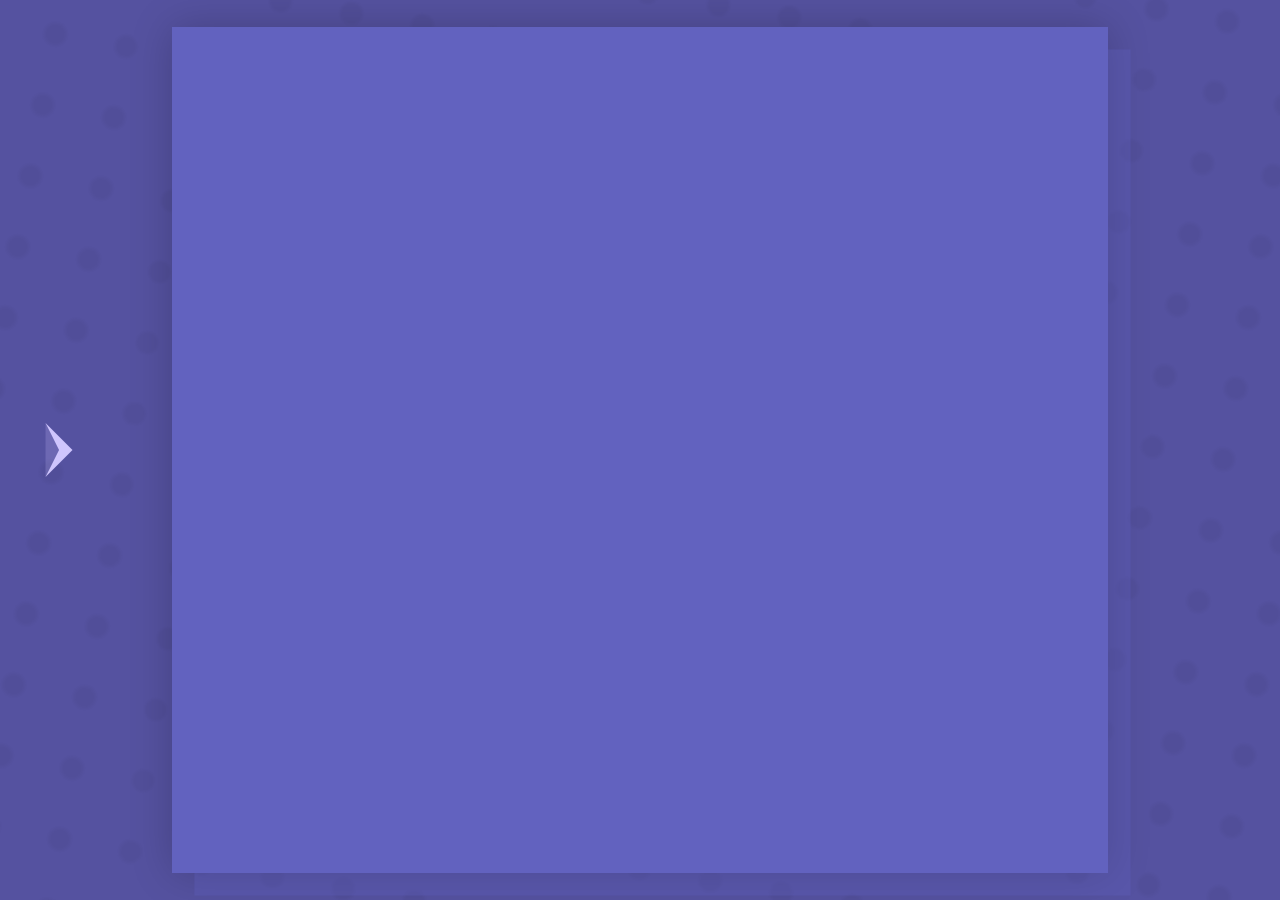
<file: posts.html>
<!DOCTYPE html>
<html>

<head>
  <meta charset="utf-8" />
  <link rel="preconnect" href="https://fonts.googleapis.com" />
  <link rel="preconnect" href="https://fonts.gstatic.com" crossorigin />
  <link href="https://fonts.googleapis.com/css2?family=Reem+Kufi+Fun&display=swap" rel="stylesheet" />
  <link rel="stylesheet" href="https://fonts.googleapis.com/icon?family=Material+Icons" />

  <link rel="stylesheet" href="style.css" />
  <link rel="stylesheet" href="postsstyle.css" />

  <meta name="viewport" content="width=device-width, initial-scale=1" />
  <link rel="shortcut icon" type="image/png" href="favicon.svg" />
  <title>nudi posts</title>
</head>

<body draggable="false" style="margin: 0px; color: #cfc5fd">
  <!--dumb flashes if I don't do this cause loading and transition-->
  <div id="transitionScreen" class="transitionScreen">
    <div class="transitionScreenLocation" id="transitionScreenLocation">
      ass
    </div>
    <script>
      document.getElementById("transitionScreenLocation").innerHTML =
        window.location;
    </script>
    <!--this is done to avoid a brief flash of "ass" as it loads this js faster-->
    <div class="loadingThing" id="loadingThing">loading</div>
    <div class="loadingNumber" id="loadingNumber">ur mom</div>
  </div>

  <div class="borblur" id="borblur">
    <!--borblur :pffft:-->

    <div id="sideNav" class="sidenav">
      <div class="sidenavtext">
        <a draggable="false" href="javascript:void(0)" class="closebtn" onclick="closeNav()">&times;</a>
        <!--closes this menu-->
        <a draggable="false" href="javascript:go('index')">
          <div>domů</div>
        </a>
        <a draggable="false" href="javascript:go('posts')">
          <div>posts</div>
        </a>
        <a draggable="false" href="javascript:go('foto')">
          <div>foto</div>
        </a>
        <a draggable="false" href="https://onlinesequencer.net/members/69357" target="_blank">
          <div>musiq</div>
        </a>
        <a draggable="false" href="javascript:go('about')">
          <div>about</div>
        </a>
        <a draggable="false" href="javascript:go('./old-site/index')">
          <div>old site</div>
        </a>
      </div>
      <div id="sideTitle" class="sideTitle">posts</div>
      <!--current page-->
    </div>
    <!-- end of sidenav options-->

    <div onclick="openNav()" id="smallScreenOpenNav" class="smallScreenOpenNav">
      <img src="openNav.svg" draggable="false" />
    </div>
    <!--for smaller screens-->

    <div onclick="openNav()" class="menuSlider" id="menuSlider">
      <img src="arrow.svg" id="menuArrow" draggable="false" class="arrow icon" style="animation: none" />
      <!--for bigger screens-->
    </div>

    <div id="main" class="main" onclick="closeNav()">
      <div class="bgdots" id="bgdots"></div>

      <div class="posts" id="posts">
      </div>

    </div>
    <!--end of main-->
  </div>
  <!--borblur-->

  <img id="oldlogo" class="oldLogo" draggable="false" src="logo.png" />
  <!--old logo for transition to old site-->

  <div class="borWarning" id="borWarning">
    <!-- img -->
    <div class="oldP">
      This was the old web-app I made for school admissions. It's pretty bad
      and was optimized for a specific resolution (1680x1050) as I forgor 💀
      that screen scaling would have an effect. It's also pretty laggy on less
      than powerful devices.
    </div>
    <br />
    <div class="oldContinue">Continue?</div>
    <br />
    <button class="oldYes" onclick="borWarningGo()">yay</button>
    <button class="oldNo" onclick="borWarningClos()">nay</button>
  </div>
</body>

<script src="globalscript.js"></script>
<script src="postsscript.js"></script>

</html>
</file>
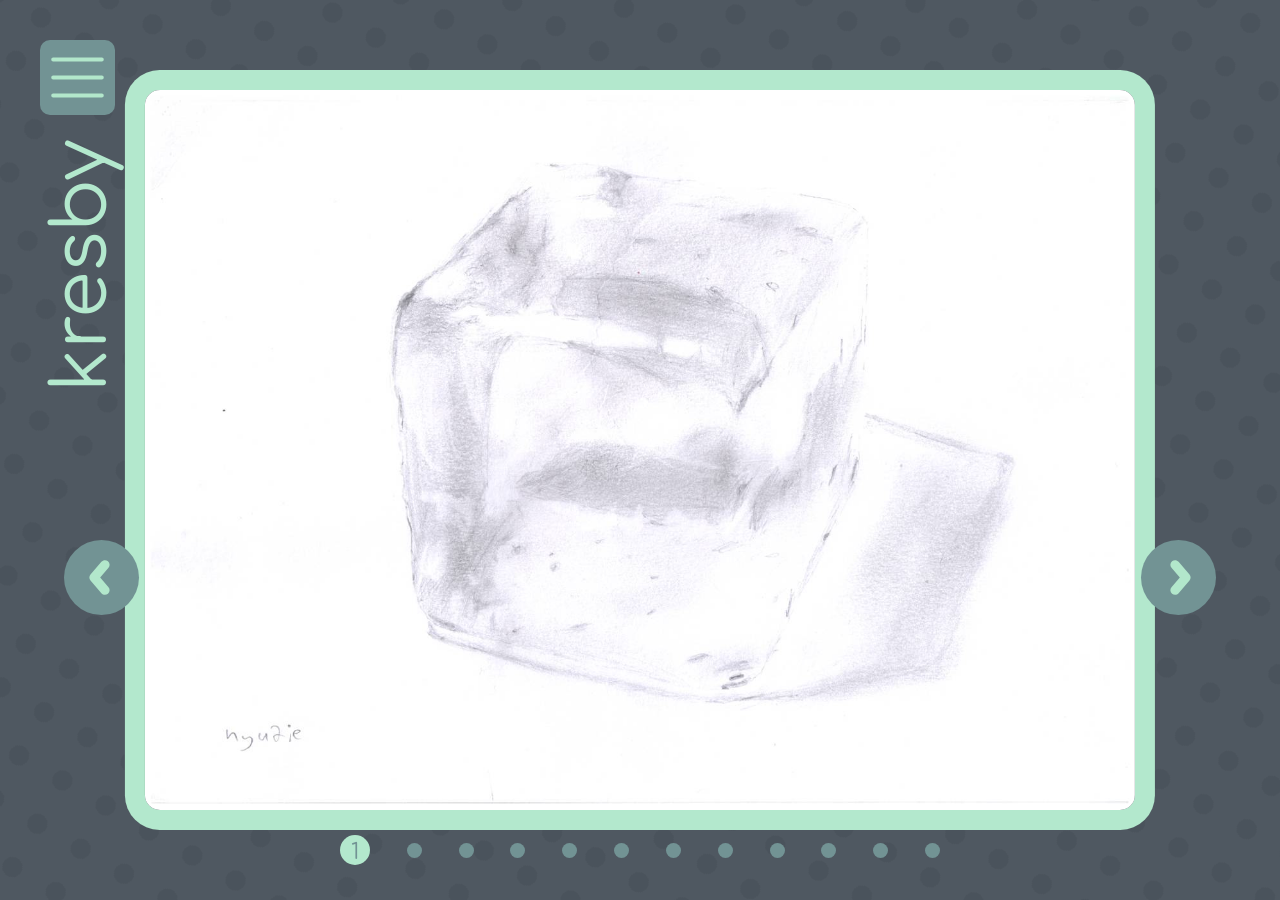
<file: old-site/kresby.html>
<!DOCTYPE html>
<html>
<head>
<meta charset="utf-8" />
<link href='https://fonts.googleapis.com/css?family=Comfortaa' rel='stylesheet'>
<meta name="viewport" content="width=device-width, initial-scale=1">
<link rel="stylesheet" href="https://fonts.googleapis.com/icon?family=Material+Icons">
<link rel="shortcut icon" type="image/png" href="logo.png">
<style>
body {
  background-color: #4F5861;
  font-family: 'Comfortaa';
  font-size: 40px;
  color: #B3E8CD;
}



.sidenavtext {
  font-family: 'Comfortaa';
  font-size: 40px;
  color: #B3E8CD;
}

.sidenav {
  height: 100%;
  width: 0%;
  position: fixed;
  z-index: 108;
  top: 0;
  left: 0;
  background-color: #729394;
  overflow-x: hidden;
  transition: 0.5s;
  padding-top: 60px;
  font-size: 0px;
}

.sidenav a {
  padding: 8px 8px 8px 32px;
  text-decoration: none;
  color: #B3E8CD;
  display: block;
  transition: 0.2s;
}

.sidenav a:hover {
  color: #E3F6ED;
}

.sidenav .closebtn {
  position: absolute;
  top: 0;
  right: 25px;
  font-size: 36px;
  margin-left: 50px;
}

.menuOpen {
  position: fixed;
  left: 40px;
  top: 40px;
  display: flex;
  justify-content: center;
  align-items: center;
  transition: 0.2s;
  color: #B3E8CD;
  background-color: #729394;
  display: flex;
  justify-content: center;
  align-items: center;
  width: 75px;
  height: 75px;
  cursor: pointer;
  font-size: 60px;
  border-radius: 10px;
  z-index: 30;
}
.menuOpen:hover {
  color: #E3F6ED;
}
.icon {
  filter: invert(89%) sepia(47%) saturate(216%) hue-rotate(74deg) brightness(96%) contrast(88%);
  height: 50%;
  width: 50%;
  transition: 0.2s;
}
.icon:hover {
  filter: invert(96%) sepia(8%) saturate(415%) hue-rotate(80deg) brightness(103%) contrast(93%);
}


.photoPage {
  max-height: 80%;
  max-width: 80%;
  border-radius: 15px;
  position: fixed;
  top: 50%;
  left: 50%;
  -ms-transform: translate(-50%, -50%);
  transform: translate(-50%, -50%);
  border-width: 20px;
  box-shadow: 0px 0px 0px 20px #B3E8CD;
  transition: 0.4s ease;
}


.title {
  position: fixed;
  left: 40px;
  top: 140px;
  font-size: 75px;
  transition: 0.5s;
  -ms-writing-mode: tb-rl;
  -webkit-writing-mode: vertical-rl;
  writing-mode: vertical-rl;
  transform: rotate(180deg);
  z-index: 2;
}

.arrow {
  height: 75px;
  width: 70px;
  color: #B3E8CD;
  text-decoration: none;
  background-color: #729394;
  display: flex;
  justify-content: center;
  align-items: center;
  padding-right: 5px;
  cursor: pointer;
  border-radius: 100%;
  position: fixed;
  font-size: 60px;
  transition: 0.1s;
  z-index: 20;
}
.arrow:hover {
  color: #E3F6ED;
}


.bgdots {
  background: radial-gradient(circle, rgba(0,0,0,0.05) 10px, transparent 0);
  transform: rotate(30deg);
  background-size: 50px 50px;
  width: 400%;
  height: 400%;
  position: fixed;
  top: -150%;
  left: -150%;
  animation: bg 1000s infinite;
  animation-timing-function: linear;
  transition: 3s ease;
  z-index: -5;
}

@keyframes bg {
  50% {transform: rotate(-10deg); background-size: 80px 80px;}
}


.dcontainer {
  position: fixed;
  bottom: 10px;
  left: 50%;
  -ms-transform: translate(-50%, -50%);
  transform: translate(-50%, -50%);
  display: flex;
  align-items: center;
  justify-content: space-between;
  width: 600px;
  height: 40px;
}

.dots {
  color: rgba(0,0,0,0);
  font-size: 0%;
  height: 15px;
  width: 15px;
  border-radius: 50%;
  background-color: #729394;
  transition: 0.2s;
  display: inline-block;
  vertical-align: middle;
  text-align: center;
  line-height: 160%;
  cursor: pointer;
  color: #729394 !important;
}
.dots:hover {
  line-height: 170%;
  background-color: #E3F6ED !important;
  font-size: 60% !important;
  height: 35px !important;
  width: 35px !important;
}

body {
  -ms-user-select: none;
  -webkit-user-select: none; /* Safari */
  -khtml-user-select: none; /* Konqueror HTML */
  -moz-user-select: none; /* Firefox */
  user-select: none; /* supported by Chrome and Opera */
}
</style>
</head>


<body onload="onLoad()" draggable="false" style="margin: 0;">
<img id="bg" style="height: 50%;opacity: 0.1; position: fixed; top: 50%; left: 50%; transform: translate(-50%, -50%)" src="logo.png"> <!--background logo img-->
<div id="main" style="z-index: 1; padding: 40px; height: 100%; width: 100%; position: fixed; opacity: 0; transition: 0.6s;">


<div id="menuOpen" onclick="javascript:openNav()" class="menuOpen"><img draggable="false" style="width: 85%; height: 100%;" src="menu.svg" class="icon"></div>

<span id="title" class="title">kresby</span><!--title-->



<div id="sideNav" class="sidenav">
  <div class="sidenavtext">
    <a href="javascript:void(0)" class="closebtn" onclick="closeNav()">&times;</a>  <!--closes this menu-->
    <a href="javascript:goHome()">domů</a>
    <a href="javascript:goFoto()">foto</a>
    <a href="javascript:goKresby()">kresby</a>
    <a href="javascript:goDopis()">dopis</a>
    <a href="javascript:goAudio()">audio</a>
    <a href="javascript:goAbout()">about</a>
  </div>
</div> <!-- end of sidenav options-->




<div id="arrow" onclick="moveRight()" style="top: 60%; right: 5%; transform: scaleX(-1);" class="arrow"><img draggable="false" src="ledthead.svg" class="icon"></div> <!--left arrow-->
<div id="arrow" onclick="moveLeft()" style="top: 60%; left: 5%;" class="arrow"><img src="ledthead.svg" draggable="false" class="icon"></object></div> <!--right arrow-->


<div id="draws" class="draws"> <!--draw-->
  <img id="photo1" class="photoPage" src="draw/draw (1).jpg"> <!--each photo listed-->
  <img id="photo2" style="left: 150%;" class="photoPage" src="draw/draw (2).jpg"> <!--all but first photo moved off screen at load-->
  <img id="photo3" style="left: 150%;" class="photoPage" src="draw/draw (3).jpg">
  <img id="photo4" style="left: 150%;" class="photoPage" src="draw/draw (4).jpg">
  <img id="photo5" style="left: 150%;" class="photoPage" src="draw/draw (5).jpg">
  <img id="photo6" style="left: 150%;" class="photoPage" src="draw/draw (6).jpg">
  <img id="photo7" style="left: 150%;" class="photoPage" src="draw/draw (7).jpg">
  <img id="photo8" style="left: 150%;" class="photoPage" src="draw/draw (8).jpg">
  <img id="photo9" style="left: 150%;" class="photoPage" src="draw/draw (9).jpg">
  <img id="photo10" style="left: 150%;" class="photoPage" src="draw/draw (10).png">
  <img id="photo11" style="left: 150%;" class="photoPage" src="draw/draw (11).jpg">
  <img id="photo12" style="left: 150%;" class="photoPage" src="draw/draw (12).jpg">
</div>
  
<div id="dcontainer" class="dcontainer"> <!--dots at bottom-->
  
  <div onclick="dotClick(this)" class="dots" id="dot1">1</div>
  <div onclick="dotClick(this)" class="dots" id="dot2">2</div>
  <div onclick="dotClick(this)" class="dots" id="dot3">3</div>
  <div onclick="dotClick(this)" class="dots" id="dot4">4</div>
  <div onclick="dotClick(this)" class="dots" id="dot5">5</div>
  <div onclick="dotClick(this)" class="dots" id="dot6">6</div>
  <div onclick="dotClick(this)" class="dots" id="dot7">7</div>
  <div onclick="dotClick(this)" class="dots" id="dot8">8</div>
  <div onclick="dotClick(this)" class="dots" id="dot9">9</div>
  <div onclick="dotClick(this)" class="dots" id="dot10">10</div>
  <div onclick="dotClick(this)" class="dots" id="dot11">11</div>
  <div onclick="dotClick(this)" class="dots" id="dot12">12</div>
  
</div>

<div class="bgdots" id="bgdots"></div>
</div>
</body>


<script>
bgNavPos = -150;
bgPicPos = 0;
bgPos = bgNavPos + bgPicPos;

pic = 1;







function openNav() {
  bgNavPos = -130;
  bgPos = bgNavPos + bgPicPos;
  document.getElementById("sideNav").style.width = "300px"; // side navigation panel
  document.getElementById("title").style.opacity = "0.3";   //title
  document.getElementById("title").style.fontSize = "50px"; //title
  document.getElementById("bgdots").style.left = bgPos+ "%";   //animates background to slide right when nav opens
}

function closeNav() {
  bgNavPos = -150;
  bgPos = bgNavPos + bgPicPos;
  document.getElementById("sideNav").style.width = "0";
  document.getElementById("title").style.opacity = "1";
  document.getElementById("title").style.fontSize = "78px";
  document.getElementById("bgdots").style.left = bgPos+ "%";
}








function onLoad() { // fade in animation at load
  setTimeout(() => {
    document.getElementById("main").style.opacity = "1";
    document.getElementById("dot1").style.height = "30px"; //dots at bottom
    document.getElementById("dot1").style.width = "30px";
    document.getElementById("dot1").style.backgroundColor = "#B3E8CD";
    document.getElementById("dot1").style.fontSize = "55%";
  }, 200)
}








function goHome() {  // handles fade out animation and goes to corresponding page
  document.getElementById("main").style.opacity = "0"
  closeNav();
  setTimeout(() => {
    window.location.href = "index.html";
  }, 600)
}
function goFoto() {  // handles fade out animation and goes to corresponding page
  document.getElementById("main").style.opacity = "0"
  closeNav();
  setTimeout(() => {
    window.location.href = "foto.html";
  }, 600)
}
function goKresby() { // handles fade out animation and goes to corresponding page
  document.getElementById("main").style.opacity = "0"
  closeNav();
  setTimeout(() => {
    window.location.href = "kresby.html";
  }, 600)
}
function goDopis() { // handles fade out animation and goes to corresponding page
  document.getElementById("main").style.opacity = "0"
  closeNav();
  setTimeout(() => {
    window.location.href = "dopis.html";
  }, 600)
}
function goAbout() { // handles fade out animation and goes to corresponding page
  document.getElementById("main").style.opacity = "0"
  closeNav();
  setTimeout(() => {
    window.location.href = "about.html";
  }, 600)
}
function goAudio() { // handles fade out animation and goes to corresponding page
  document.getElementById("main").style.opacity = "0"
  closeNav();
  setTimeout(() => {
    window.location.href = "audio.html";
  }, 600)
}







function moveRight() {
  if (pic==12) {
    //do nothing
  }
  else {

    bgPicPos = bgPicPos - 5;
    bgPos = bgNavPos + bgPicPos;
    
    document.getElementById("bgdots").style.left = bgPos+ "%";


    document.getElementById("photo" + pic).style.left = "-150%"; //moves pic offscreen to the left

    var pDiv = document.getElementById("dcontainer"); 
    var cDiv = pDiv.children;
    for (var i = 0; i < cDiv.length; i++) {
      if (cDiv[i].tagName == "DIV") {      //allows me to change style of children
         cDiv[i].style.height = "15px";  
         cDiv[i].style.width = "15px";
         cDiv[i].style.backgroundColor = "#729394";
         cDiv[i].style.fontSize = "0%";
      }
    }
    

    pic = pic + 1; //increases the id of the picture to move
    document.getElementById("photo" + pic).style.left = "50%"; //moves pic to the middle of the screen

    setTimeout(() => {
      doDot();
    }, 200)
  }
}

function moveLeft() {
  if (pic==1) {
    //do nothing
  }
  else {

    bgPicPos = bgPicPos + 5;
    bgPos = bgNavPos + bgPicPos;

    document.getElementById("bgdots").style.left = bgPos+ "%";


    document.getElementById("photo" + pic).style.left = "150%"; //moves pic offscreen to the right

    var pDiv = document.getElementById("dcontainer"); 
    var cDiv = pDiv.children;
    for (var i = 0; i < cDiv.length; i++) {
      if (cDiv[i].tagName == "DIV") {      //allows me to change style and resetS children
         cDiv[i].style.height = "15px";  
         cDiv[i].style.width = "15px";
         cDiv[i].style.backgroundColor = "#729394";
         cDiv[i].style.fontSize = "0%";
      }
    }


    pic = pic - 1;  //decreases the id of the picture to move
    document.getElementById("photo" + pic).style.left = "50%";  //moves pic to the middle of the screen

    setTimeout(() => {
      doDot();
    }, 200)
  }
}



function doDot() {
  document.getElementById("dot" + pic).style.height = "30px"; //dots at bottom
  document.getElementById("dot" + pic).style.width = "30px";
  document.getElementById("dot" + pic).style.backgroundColor = "#B3E8CD";
  document.getElementById("dot" + pic).style.fontSize = "55%";
}



function dotClick(self) { 
  var number = self.innerHTML; //asks itself what the inner html of the div is, the number is always there, it's just scaled down infinitely
  if (number < pic) { //if the desired location is smaller than current location (doesn't do anything if it's the same)\/
    while (number != pic) { //continue moving left till you reach destination (till value of dot pressed is equal to current picture)
      moveLeft();
    }
  }
  else {
    while (number != pic) { //continue moving right till you reach destination (till value of dot pressed is equal to current picture)
      moveRight();
    }
  }
}



 //detects left/right arrow keyes so you can cycle through photos with them
document.onkeydown = checkKey;

function checkKey(e) {

    e = e || window.event;

     if (e.keyCode == '37') {
      moveLeft();
       // left arrow
    }
    else if (e.keyCode == '39') {
      moveRight();
       // right arrow
    }
}
</script>
</html>
</file>
<file: style.css>
/* html { filter: grayscale(100%) !important; } */

/* * { filter: none !important;} */


body {
  background-color: #6262bf; /* I change the bg color to be right with javascript cause there's an ugly flash sometimes when going from one page to another */
  font-family: 'Reem Kufi Fun', sans-serif;
  font-size: 4vh;
  color: #cfc5fd;
  margin: none;
  user-select: none;
  overflow: hidden;
}










.transitionScreen {
  position: absolute;
    height: 100%;
    width: 100%;
  background-color: #6262bf;
  overflow: hidden;
  transition: height 1s, opacity 1s, box-shadow 1s;
  font-size: 0;
  box-shadow: 0 0 0 50vh rgba(98, 98, 191, 1);
  z-index: 10000000000;
  align-content: center;
  color: #413e7a;
}
.transitionScreen div {
  color: #413e7a;
  transition: opacity 2.5s;
}
.transitionScreenLocation {
  position: absolute;
    bottom: 50vh;
    left: 50vw;
    transform: translate(-50%, -50%);
  color: #413e7a;
  font-size: 4vmin;
  max-width: 100%;
  white-space: nowrap;
}

.loadingThing {
  position: absolute;
    left: 100px;
    bottom: 100px;
  opacity: 0;
  font-size: 30px;
  color: #413e7a;
}

.loadingThing:after {
  overflow: hidden;
  display: inline-block;
  vertical-align: bottom;
  animation: ellipsis steps(4, end) 4000ms infinite 2.5s;
  content: "\2026";
  /* ascii code for the ellipsis character */
  width: 0;
}
@keyframes ellipsis {
  to {
    width: 21px;
  }
}

.loadingNumber {
  position: absolute;
    left: 250px;
    bottom: 100px;
  opacity: 0;
  font-size: 30px;
  color: #413e7a !important;
}












.sidenavtext { font-size: 40px; color: #cfc5fd; }

.sidenav {
  height: 100%;
  width: 0%;
  position: absolute;
  z-index: 100;
  top: 0;
  left: 0;
  background-color: #6262bf;
  overflow-x: hidden;
  transition: 0.5s;
  padding-top: 60px;
  box-shadow: none;
  pointer-events: none;
}
.sidenav a {
  margin: 8px 8px 8px 32px;
  text-decoration: none;
  color: #cfc5fd;
  display: block;
  transition: 0.4s;
  width: fit-content;
}

.sidenav a div { transition: 0.4s; width: 2000%; left: 20px; }


.sidenav .closebtn {
  position: absolute;
  top: 0;
  right: 25px;
  font-size: 36px;
  margin-left: 50px;
}

.sideTitle {
  width: fit-content;
  height: fit-content;
  font-size: 100px;
  transition: 1s;
  left: 150px;
  position: absolute;
  bottom: 150px;
  z-index: 50;
  transform: rotate(-90deg) translate(-50%,-50%);
  transform-origin: top left;
  color: #413e7a;
  opacity: 0.5;
  z-index: -1;
}





.main {
  position: absolute;
  width: 100%;
  height: 100%;
  transition: filter 0.6s;
  z-index: 0;
  opacity: 0;
}


.title {
  font-size: 10vh;
  left: 15%;
  position: relative;
  top: 20%;
  z-index: 50;
}




.menuSlider {
  position: absolute;
  top: 0%;
  left: 0%;
  height: 100vh;
  min-width: 150px;
  width: 5%;
  cursor: pointer;
  transition: box-shadow 0.2s, opacity 0.3s, translate 0.7s;
  z-index: 1;
}
.arrow {
  position: relative;
  left: 3.5vh;
  animation: point 5s infinite ease 1s;
  transition: scale 0.2s;
  height: 6vh;
  width: 6vh;
  transform: translate(0, -50%);
  transform-origin: top left;
  top: 50%;
}


@keyframes point {
  60% {left: 4vh;}
  80% {left: 8vh; }
}

@media screen and (max-width: 1000px) {
  #smallScreenOpenNav {
    transform: translate(0,0);
  }
  .menuSlider {
    translate: -100%;
  }
}

.smallScreenOpenNav {
  position: fixed;
  left: -3vh;
  top: 2vh;
  box-shadow: 1vh 1vh 0 0 rgba(0, 0, 0, 0.10);
  background-color: #6262bf;
  transition: left 0.3s, transform 1s;
  transform: translate(-150%, 0%);
  cursor: pointer;
  border: solid #6262bf;
  border-width: 1.5vh 1.5vh 1.5vh 6vh;
  transform-origin: left;
  display: flex;
  z-index: 5;
} 

.smallScreenOpenNav img { height: 4vh; }













.bgdots {
  position: fixed;
  width: 100%;
  height: 100%;
  top: 0;
  left: 0;
  z-index: -5;
  transition: opacity 3;
}
.bgdots::before {
  content: "";
  position: absolute;
  width: 200%;
  height: 200%;
  top: -50%;
  left: -50%;
  z-index: -1;
  background: radial-gradient(circle, rgba(0,0,0,0.04) 1vh, transparent 1.5vh);
  background-size: 8vh 8vh;
  transform-origin: center;
  rotate: 100deg;
}




.logoWrap {
  top: -1%;
  height: 100%;
  width: 100%;
  position: fixed;
  transform: 1s;
  display: flex;
    justify-content: center;
    align-items: center;
    animation: logofloat infinite 6s ease-in-out 0.5s;
}
@keyframes logofloat {
  50% {top: 1%;}
}
.bgLogo {
  height: 50%;
  max-width: 60%;
  filter: drop-shadow(10vh 10vh 3vh black);
  animation: logorotat forwards 3.75s ease-out 0.3s;
  transform: rotate3d(1, 1, 1, 90deg) translateZ(60vh);
  opacity: 0;
}
@keyframes logorotat {
    100% {transform: translateZ(0vh); filter: drop-shadow(0.5vh 0.5vh 1vh black); opacity: 0.2;}
}







.borWarning {
  position: absolute;
    transform: rotate(10deg) scale(0.75) translate(-50%, -50%);
    transform-origin: left bottom;
    left: 50%;
    top: 50%;
  opacity: 0;
  z-index: 1000000000;
  background-color: #6262bf;
  height: fit-content;
  max-height: 90vh;
  max-width: 90vw;
  padding: 4vh;
  transition: transform 0.4s, opacity 0.4s;
  box-shadow: 3vh 3vh 0 0px rgba(98, 98, 191, 0.302), 0 0 4vh rgba(0, 0, 0, 0.2);
  font-size: 3.5vh;
  background-image: url(exclamate.svg);
    background-repeat: no-repeat;
    background-position: 50% 92.5%;
    background-size: 2.5%;
  display: none;
    grid-template-columns: 50% 50%;
    grid-template-rows: 80% 10% 10%;
}

.borWarning button { width: 11vh; }
.oldP { grid-area: 1 / 1 / 2 / 3; }
.oldContinue { grid-area: 2 / 1 / 3 / 3; text-align: center; }
.oldYes { grid-area: 3 / 1 / 4 / 2;}
.oldNo { grid-area: 3 / 2 / 4 / 3; }

button {
  background-color: #cfc5fd;
  border: none;
  border-radius: 1vh 0 1vh 0;
  margin-left: auto;
  margin-right: auto;
  color: #7876cc;
  font-family: 'Reem Kufi Fun', sans-serif;
  font-size: 2vh;
  padding: 2vh;
  line-height: 0;
  cursor: pointer;
  transition: 0.2s filter;
}


.borblur {
  position: absolute;
  width: 100%;
  height: 100%;
  transition: 0.5s;
  filter: none;
  background: none;
}



.oldLogo {
  display: none;
  height: 50%;
  opacity: 0;
  transition: 1s;
    transition-timing-function: ease-out;
  position: fixed;
    top: 50%;
    left: 50%;
    transform: scale(3000%) translate(-55%, -25%);
    transform-origin: left top;
}

















.infoCards {
  z-index: 1;
  position: fixed;
  width: 90%;
  height: 90%;
  margin: 5vh 5vw;
  display: flex;
    justify-content: flex-end;
    align-items: flex-end;
    flex-direction: column;
    gap: 4vh;
}
.infoCard {
  background-color: #6965c6;
  width: 30vh;
  padding: 2vh;
  transition: transform 0.4s;
  box-shadow: 2vh 2vh 0 0 rgba(105, 101, 198, 0.302), 0 0 4vh rgba(0, 0, 0, 0.2);
  font-size: 3.5vh;
}
.githubCard {
  text-align: center;
  display: grid;
    align-items: center;
    grid-template-columns: 1fr 1fr 1fr;
    grid-template-rows: 1fr 1fr;
}
.githubCard:nth-child(1) { grid-area: 1 / 1 / 2 / 4; }
.githubCard:nth-child(2) { grid-area: 2 / 1 / 3 / 2; }
.githubCard:nth-child(3) { grid-area: 2 / 2 / 3 / 3; display: grid; align-items: center; }
.githubCard:nth-child(4) { grid-area: 2 / 3 / 3 / 4; }

.githubCard button { width: 100%; }
.githubCard img { cursor: pointer; transition: 0.2s filter; }




.oldButton { width: 200px !important; }










@media (hover: hover) and (pointer: fine) {
  .smallScreenOpenNav:hover { left: -2vh; }
  .menuSlider:hover { box-shadow: 11vh 0 4vh -8vh rgba(0, 0, 0, 0.15) inset; filter: drop-shadow(0 0 1vh rgba(207, 197, 253, 0.5)) !important;}
  .menuSlider:hover .arrow{ scale: 115%; }
  .sidenav a:hover { color: #E3F6ED; scale: 115%;}
  .sidenav a:hover div { padding-left: 20px; }
  .githubCard:nth-child(3) img:hover { filter: invert(100%) !important; }
  .githubCard img:hover { filter: invert(100%) !important; }
  button:hover { filter: drop-shadow(0 0 1vh rgba(207, 197, 253, 0.5)) !important; }
}
</file>
<file: shake-horizontal.css>
/*! * * * * * * * * * * * * * * * * * * * *\  
  CSShake :: shake-horizontal
  v1.5.0
  CSS classes to move your DOM
  (c 2015 @elrumordelaluz
  http://elrumordelaluz.github.io/csshake/
  Licensed under MIT


  edited so it plays without hover
\* * * * * * * * * * * * * * * * * * * * */
.shake-horizontal {
    display: inherit;
    transform-origin: center center; 

    animation: shake-horizontal infinite;
    animation-name: shake-horizontal;
    animation-duration: 125ms;
    animation-timing-function: ease-in-out;
    animation-iteration-count: 2; 
}

  
  @keyframes shake-horizontal {
    2% {
      translate: -5px; }
    4% {
      translate: -5px;  }
    6% {
      translate: 3px;  }
    8% {
      translate: 1px;  }
    10% {
      translate: 10px;  }
    12% {
      translate: 6px;  }
    14% {
      translate: -2px;  }
    16% {
      translate: 5px;  }
    18% {
      translate: 7px;  }
    20% {
      translate: 3px;  }
    22% {
      translate: -1px;  }
    24% {
      translate: -7px;  }
    26% {
      translate: 1px;  }
    28% {
      translate: 6px;  }
    30% {
      translate: 10px;  }
    32% {
      translate: 6px;  }
    34% {
      translate: 5px;  }
    36% {
      translate: -1px;  }
    38% {
      translate: 1px;  }
    40% {
      translate: -9px;  }
    42% {
      translate: 5px;  }
    44% {
      translate: -9px;  }
    46% {
      translate: 4px;  }
    48% {
      translate: 0px;  }
    50% {
      translate: -7px;  }
    52% {
      translate: 8px;  }
    54% {
      translate: 7px;  }
    56% {
      translate: 9px;  }
    58% {
      translate: 10px;  }
    60% {
      translate: -6px;  }
    62% {
      translate: 8px;  }
    64% {
      translate: 8px;  }
    66% {
      translate: -9px;  }
    68% {
      translate: -2px;  }
    70% {
      translate: -8px;  }
    72% {
      translate: 4px;  }
    74% {
      translate: 4px;  }
    76% {
      translate: -9px;  }
    78% {
      translate: -9px;  }
    80% {
      translate: 7px;  }
    82% {
      translate: -5px;  }
    84% {
      translate: -5px;  }
    86% {
      translate: 4px;  }
    88% {
      translate: 9px;  }
    90% {
      translate: -6px;  }
    92% {
      translate: 2px;  }
    94% {
      translate: 8px;  }
    96% {
      translate: -1px;  }
    98% {
      translate: 0px;  }
    0%, 100% {
      translate: 0px; } }
</file>
<file: fotostyle.css>
.fotoAll {
  position: fixed;
  width: 100%;
  height: 100%;
  overflow-y: scroll;
  -ms-overflow-style: none;  /* Internet Explorer 10+ */
  scrollbar-width: none;  /* Firefox */
}
.fotoAll::-webkit-scrollbar { 
  display: none;  /* Safari and Chrome */
}


.row {
  position: absolute;
  transform: translate(-50%, 0);
  left: 50%;
  top: 0;
  margin-top: 5%;
  display: flex;
    flex-wrap: wrap;
    padding: 0 1vh 1vh 1vh;
  width: 75%;
  bottom: 10%;
  z-index: 1;
  gap: 2.6%;
}
.column {
  flex: 23%;
  max-width: 25%;
  padding-bottom: 10%;
  height: 400vw;
  display: flex;
  flex-direction: column;
  justify-content: space-between;
  z-index: 2;
  transition: transform 0.6s, opacity 0.35s;
}
.column * {
  vertical-align: middle;
  width: 100%;
  transition: scale 0.3s;
  cursor: pointer;
  margin-bottom: 1vh;
  background-color: #6262bf;
  box-shadow: 0 0 0 calc((75vw - 4.5rem) / 100) #6262bf;
  font-size: 4vh;
  color: #cfc5fd;
}




.fotoBackground {
  position: fixed;
    transform: translate(-50%, -50%) rotate(-3deg);
    left: 50%;
    top: 50%;
  transition: 1.5s;
  background-color: #6262bf;
  height: 70%;
  width: 80%;
  display: block;
  z-index: -1;
}


.downloadAll {
  aspect-ratio: 3/2;
  font-size: calc((75vw - 4.5rem) / 30);
  display: flex;
  align-items: center;
  flex-direction: column;
  justify-content: space-around;
}
.downloadAll img {
  width: 30%;
  height: 30%;
  box-shadow: none;
  background-color: none;
}



@media screen and (max-width: 1000px) {
  .column {
    flex: 40%;
    max-width: 50%;
    height: 700vw;
  }
  .row {
    width: 70%;
    gap: 5%;
  }
  .fotoBackground {
    width: 80%;
    transform: translate(-50%, -50%) rotate(3deg);
  }
  .downloadAll {
    font-size: calc((75vw - 4.5rem) / 16);
  }
}
@media screen and (max-width: 800px) {
  .column {
    flex: 90%;
    max-width: 100%;
    height: 1000vw;
    gap: 5%;
    height: fit-content;
  }
  .column * {
    margin-bottom: 5vh;
  }
  .row {
    width: 60%;
  }
  .fotoBackground {
    width: 70%;
    transform: translate(-50%, -50%) rotate(-3deg);
  }
  .downloadAll {
    font-size: calc((75vw - 4.5rem) / 11);
  }
}










.fotoPage {
  max-width: 80vw;
  object-fit: contain;
  height: 82vh;
  position: absolute;
  top: 46.5%;
  left: 60%;
  transform: translate(-50%, -50%) scale(69%);
  transition: transform 0.4s, opacity 0.45s, left 0.4s, right 0.4s, translate 0.4s;
  opacity: 0;
  pointer-events: none;
  filter: drop-shadow(2vh 0vh 0 #6262bf) drop-shadow(-2vh 0 0 #6262bf) drop-shadow(0 2vh 0 #6262bf) drop-shadow(0 -2vh 0 #6262bf) drop-shadow(1.5vh 1.5vh 0 rgba(0, 0, 0, 0.10)) !important;
  /* I am not adding a wrapper to each image for the border, no*/
}
.fotoAllPage {
  width: 100%;
  height: 100%;
  top: 50%;
  left: 50%;
  transform: translate(-50%, -50%);
}







.closePageButton {
  position: fixed;
  right: -3vh;
  top: 2vh;
  box-shadow: 1vh 1vh 0 0 rgba(0, 0, 0, 0.10);
  background-color: #6262bf;
  transition: right 0.3s, transform 1s;
  transform: translate(150%, 0%);
  cursor: pointer;
  border: solid #6262bf;
  border-width: 1.5vh 6vh 1.5vh 1.5vh;
  transform-origin: right;
  display: flex;
  z-index: 1;
}
.closePageButton img {
  height: 4vh;
  filter: drop-shadow(0 0 1.5vh rgba(207, 197, 253, 0.5));
}








.fotoPageLeftRight {
  position: absolute;
  bottom: 0%;
  left: 50%;
  width: 14vh;
  height: 7vh;
  transform: translate(-50%, 100%);
  cursor: pointer;
  transition: transform 0.8s;
  background-color: #6262bf;
  box-shadow: 1vh 1vh 0 0 rgba(0, 0, 0, 0.10);
  display: flex;
    align-items: center;
    justify-content: space-between;
}

.fotoPageLeftRight img {
  left: 3.5vh;
  transition: padding 0.3s, scale 0.3s, filter 0.3s;
  height: 4.5vh;
  top: 50%;
  padding: 2vh;
  filter: drop-shadow(0 0 1.5vh rgba(207, 197, 253, 0.5));
}













@media (hover: hover) and (pointer: fine) {
  .column *:hover { scale: 110%; }
  .downloadAll img:hover { scale: 100%; }
  .closePageButton:hover { right: -2vh; }
  .fotoPageLeftRight img:hover { scale: 110%; filter: drop-shadow(0 0 1.25vh rgba(207, 197, 253, 1));}
}
</file>
<file: postsstyle.css>
/* * { outline: inset 1px red; } */


/* I need to find all glowing shits and remove the things individually when noglow is on */


.posts {
  background-color: #6262bf;
  box-shadow: 2.5vh 2.5vh 0 0px rgba(98, 98, 191, 0.302), 0 0 40px rgba(0, 0, 0, 0.2);
  transition: top 0.5s, bottom 0.5s;
  position: fixed;
    transform: translate(-50%, 0);
    left: 50%;
    top: 3vh;
    bottom: 3vh;
    width: 100vh;
    max-width: 100%;
    display: flex;
      flex-direction: column;
      gap: 2vh;
  overflow-y: scroll;
  overflow-x: hidden;
  padding: 2vh;
  scrollbar-width: none;
}
.posts::-webkit-scrollbar {
  width: 0;
}









/* gecko */
* {
  scrollbar-color: #cfc5fd #00000000;
}
/* blink and webkit */
*::-webkit-scrollbar {
  height: 1.5vh;
}
*::-webkit-scrollbar-thumb {
  background-color: #cfc5fd;
  border-radius: 1vh 0 1vh 0;
  cursor: pointer;
  filter: drop-shadow(0 0 1vh rgba(207, 197, 253, 0.5));
}








.post {
  height: 100%;
  display: flex;
  flex-direction: row;
  gap: 2.5vh;
  padding: 2vh;
  cursor: auto; 
}

.posts .infocard {
  font-size: 2vh;
  box-shadow: inset 0 0 2vh rgba(0, 0, 0, 0.2);
  aspect-ratio: 1/2.5;
  height: 27vh;
  display: grid;
    grid-template-rows: 60% 20% 20%;
  border-radius: 1vh 0 1vh 0;
}

.posts .infocard .date { grid-area: 1; display: grid; place-items: center; }
.posts .infocard .postID { grid-area: 2; color: #413e7a; display: grid; place-items: center; filter: drop-shadow(0 0 1vh rgba(0, 0, 0, 0.5)) }
.posts .infocard .postDownload {
  grid-area: 3;
  display: grid;
    place-items: center;
  width: 90%;
  height: 90%;
  padding: 0;
  font-size: 1.6vh;
  transition: scale 0.2s, rotate 0.2s;
}



.post .images {
  box-shadow: inset 0 0 2vh rgba(0, 0, 0, 0.2);
  height: 25vh;
  width: 100%;
  display: flex;
    flex-direction: row;
    gap: 1vh;
  overflow-y: hidden;
  overflow-x: scroll;
  padding: 1vh;
  border-radius: 1vh 0 1vh 0;
}


.post img {
  box-shadow: 0 0 2vh rgba(0, 0, 0, 0.1);
  height: 100%;
  transition: scale 0.2s, rotate 0.2s;
  cursor: pointer;
  background: url('image.svg') no-repeat center;
  background-size: 7.5vh;
}





@media screen and (max-width: 1000px) {
  .posts {
    top: 0;
    bottom: 0;
    overflow-y: scroll;
    padding-right: 17px;
    box-sizing: content-box;
  }
  .posts::-webkit-scrollbar {
    width: 0 !important;
  }
}





@media (hover: hover) and (pointer: fine) {
  .postDownload:hover {scale: 105%; }
  .post img:hover { scale: 102.5%; }
}
</file>
